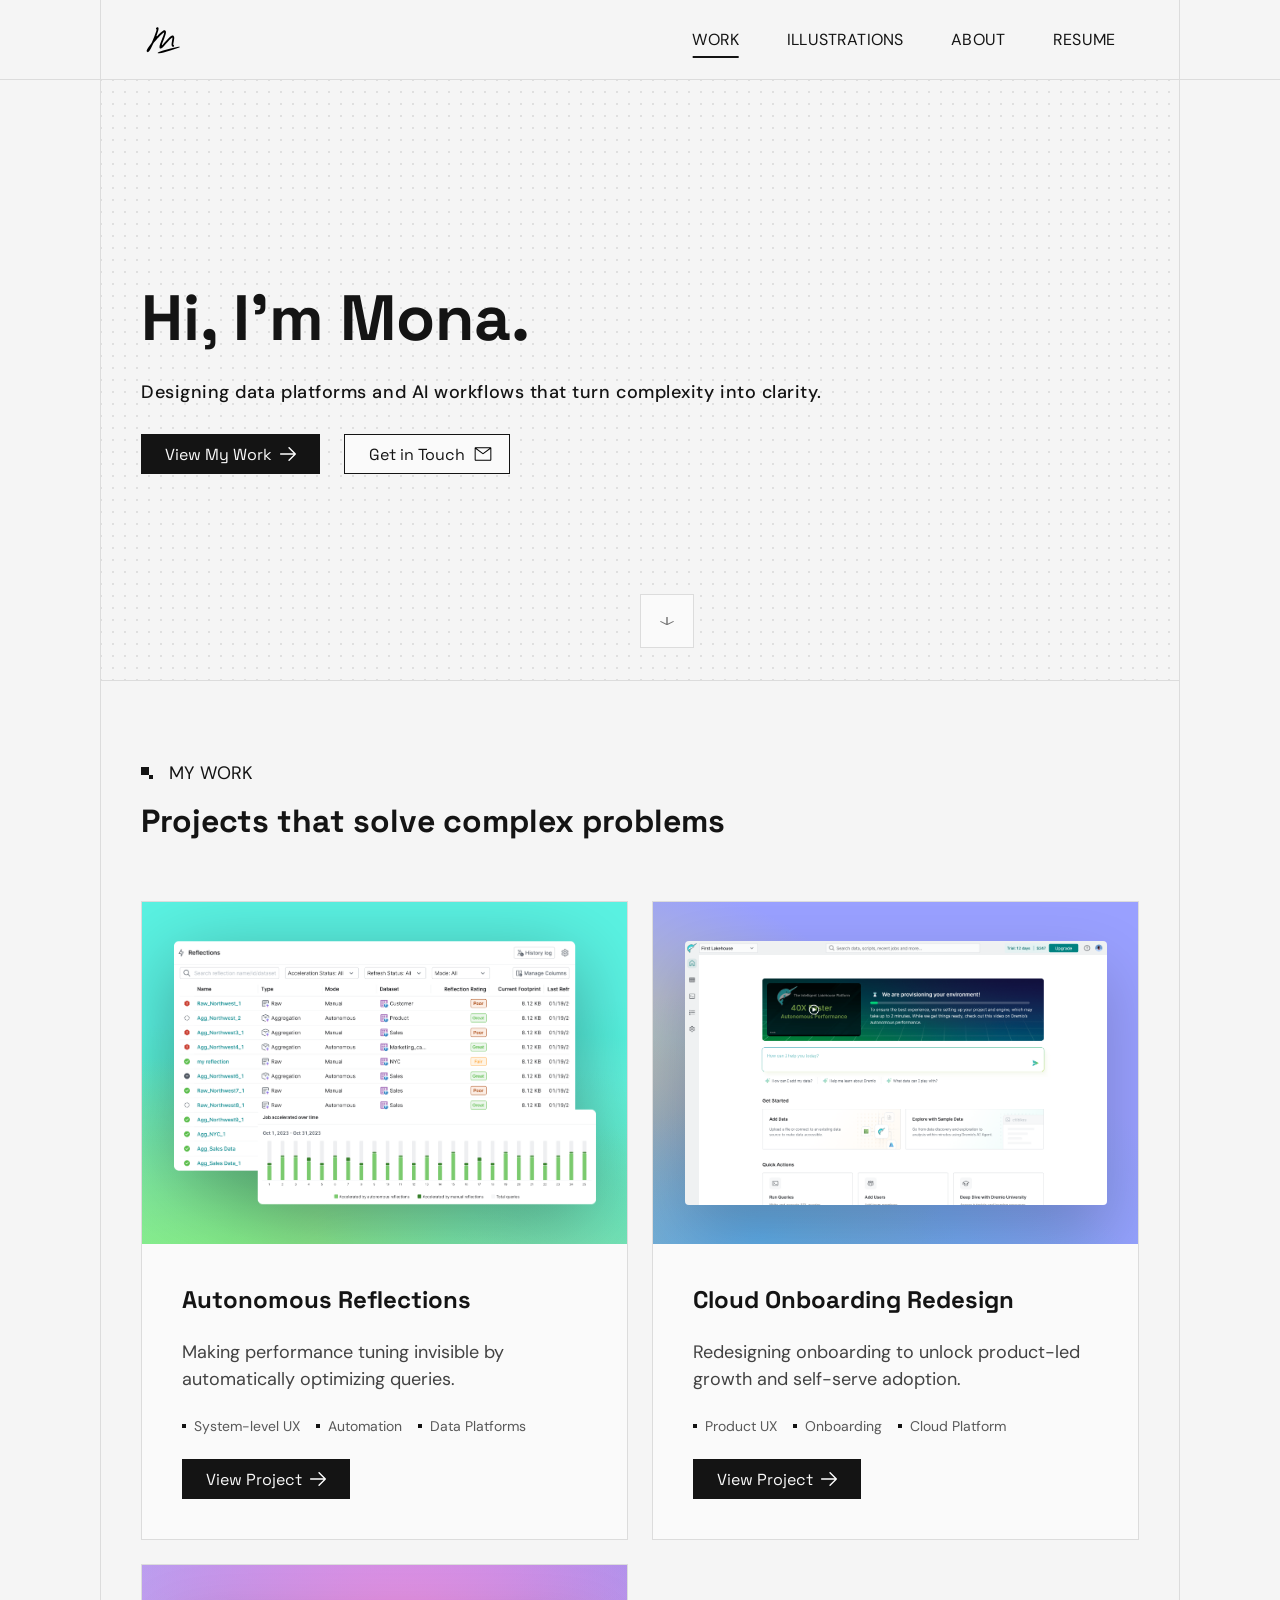
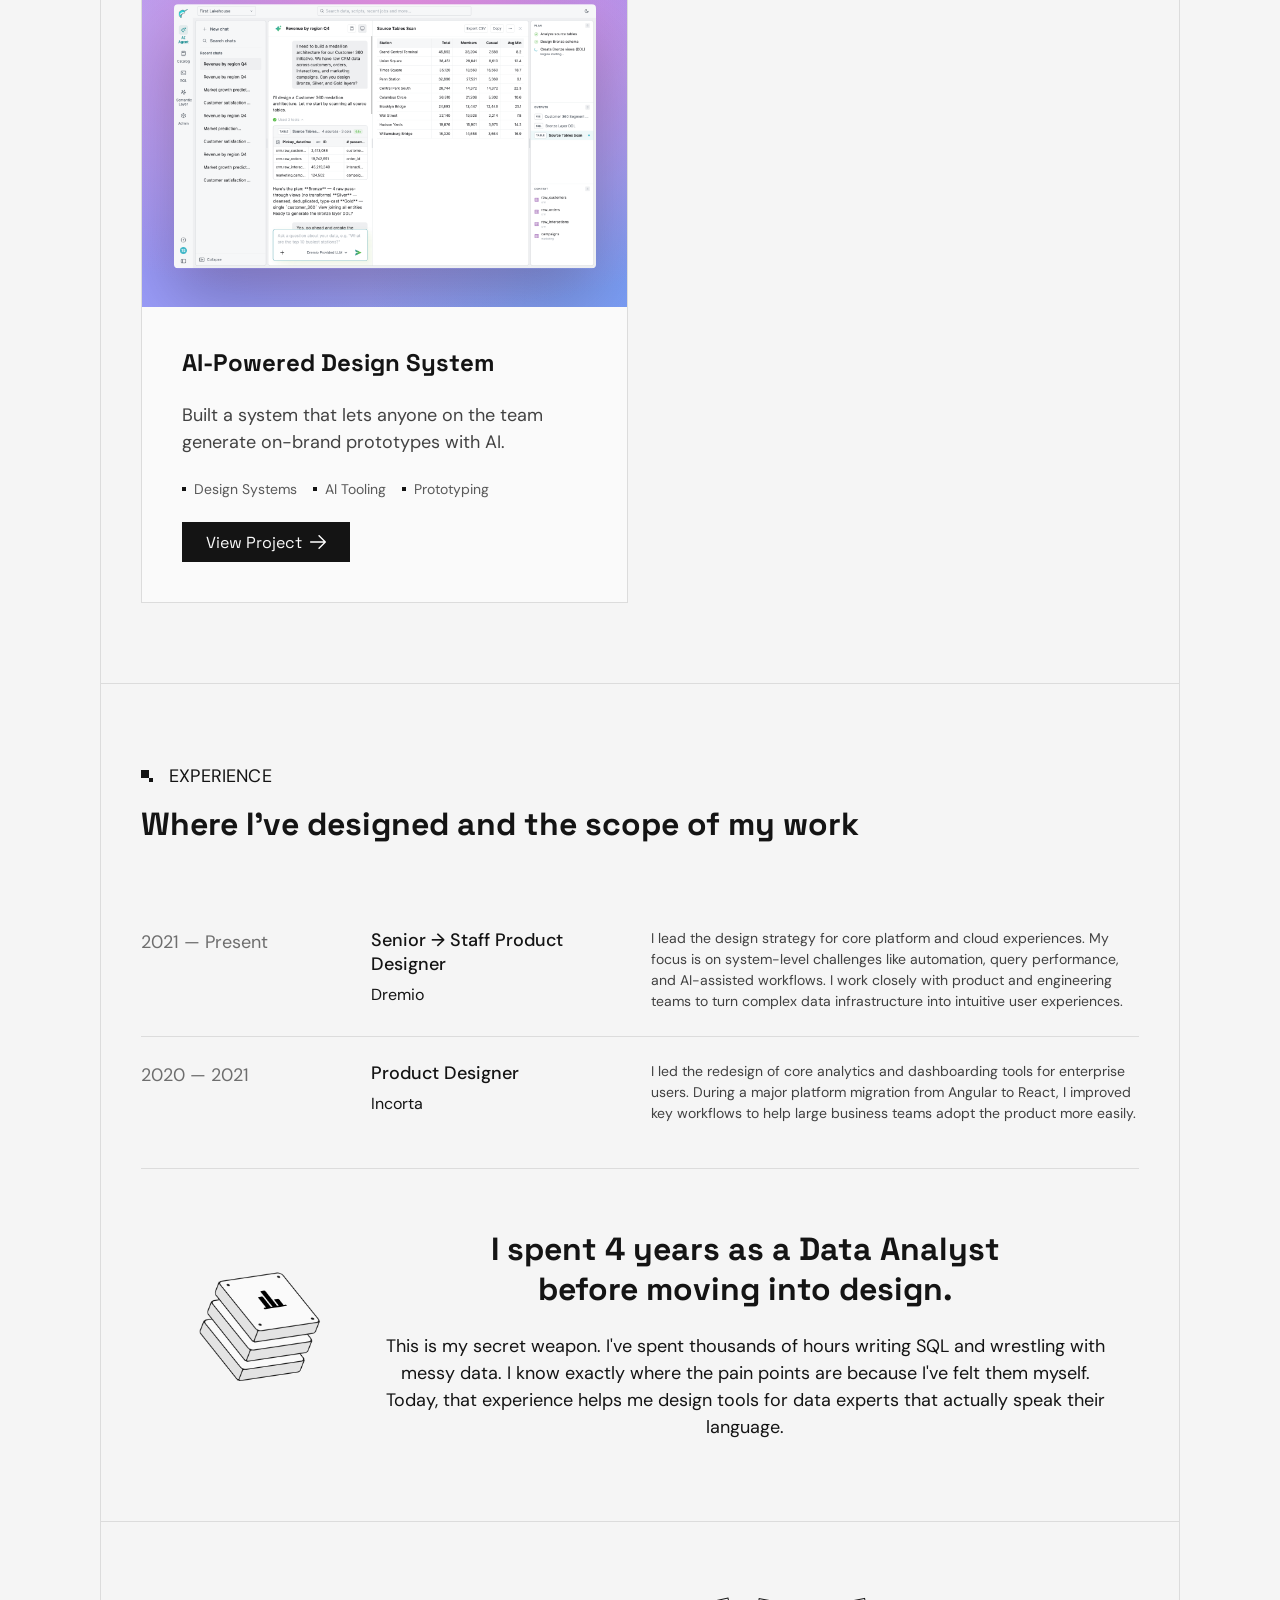
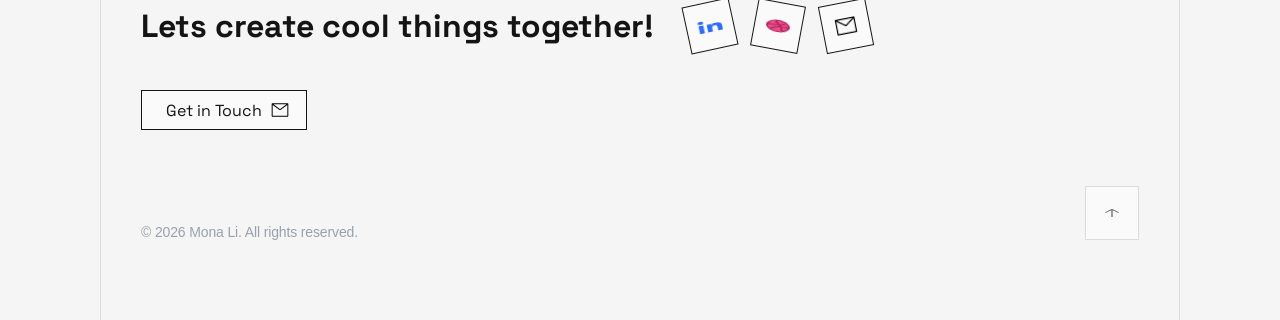
<file: index.html>
<!DOCTYPE html>
<html lang="en">
<head>
  <meta charset="UTF-8" />
  <meta name="viewport" content="width=device-width, initial-scale=1.0" />
  <title>Mona Li — UX Designer</title>
  <link rel="icon" href="logo.svg" type="image/svg+xml">
  <link rel="stylesheet" href="styles.css" />
</head>
<body>

  <!-- HEADER -->
  <header class="site-header" id="site-header">
    <div class="header-inner">
      <a href="index.html" class="logo" aria-label="Mona Li — Home">
        <img src="logo.svg" alt="Mona Li" />
      </a>
      <nav class="site-nav" id="site-nav" aria-label="Primary navigation">
        <a href="#my-work" class="nav-item active" data-work-nav>Work</a>
        <a href="illustrations.html" class="nav-item">Illustrations</a>
        <a href="about.html" class="nav-item">About</a>
        <a href="https://drive.google.com/file/d/1i2DDwByd_LL00KW6QtQhn_m_IWqm0XyB/view?usp=sharing" target="_blank" class="nav-item">Resume</a>
      </nav>
      <button class="nav-hamburger" id="nav-hamburger" aria-label="Toggle navigation" aria-expanded="false">
        <span></span><span></span><span></span>
      </button>
    </div>
  </header>

  <!-- HERO -->
  <section class="hero" id="hero">
    <div class="hero-inner">
      <canvas class="hero-canvas" id="hero-canvas"></canvas>
      <h1>Hi, I'm Mona.</h1>
      <div class="hero-text">
        <p class="hero-subtitle">Designing data platforms and AI workflows that turn complexity into clarity.</p>
      </div>
      <div class="hero-buttons">
        <button class="btn-primary" onclick="scrollToWork()">
          View My Work
          <img src="icon-arrow-right-white.svg" alt="" />
        </button>
        <a href="mailto:monali14520@gmail.com" class="btn-secondary">
          Get in Touch
          <img src="email-icon.svg" alt="" style="width:20px;height:20px;" />
        </a>
      </div>
      <button class="scroll-btn" onclick="scrollToWork()" aria-label="Scroll to work">
        <img src="icon-arrow-down.svg" alt="" />
      </button>
    </div>
  </section>

  <!-- MY WORK -->
  <section id="my-work" class="work-section">
    <div class="work-inner">
      <div>
        <div class="section-label">
          <span class="section-label-mark" aria-hidden="true"></span>
          <span class="section-label-text">MY WORK</span>
        </div>
        <h2>Projects that solve complex problems</h2>
      </div>

      <div class="projects-grid">
        <!-- Card 1: Autonomous Reflections -->
        <a href="autonomous-reflections.html" class="project-card">
          <div class="card-img-wrap card-img-green">
            <img src="card-ar.png" alt="Autonomous Reflections project preview" />
          </div>
          <div class="card-body">
            <h3>Autonomous Reflections</h3>
            <p>Making performance tuning invisible by automatically optimizing queries.</p>
            <div class="card-tags">
              <span class="card-tag">System-level UX</span>
              <span class="card-tag">Automation</span>
              <span class="card-tag">Data Platforms</span>
            </div>
            <span class="card-btn">
              View Project
              <img src="icon-arrow-right-white.svg" alt="" />
            </span>
          </div>
        </a>

        <!-- Card 2: Cloud Onboarding -->
        <a href="cloud-onboarding.html" class="project-card">
          <div class="card-img-wrap card-img-purple">
            <img src="card-onboarding.png" alt="Cloud Onboarding project preview" />
          </div>
          <div class="card-body">
            <h3>Cloud Onboarding Redesign</h3>
            <p>Redesigning onboarding to unlock product-led growth and self-serve adoption.</p>
            <div class="card-tags">
              <span class="card-tag">Product UX</span>
              <span class="card-tag">Onboarding</span>
              <span class="card-tag">Cloud Platform</span>
            </div>
            <span class="card-btn">
              View Project
              <img src="icon-arrow-right-white.svg" alt="" />
            </span>
          </div>
        </a>


        <!-- Card 3: AI Design System -->
        <a href="ai-design-system.html" class="project-card">
          <div class="card-img-wrap card-img-ai">
            <img src="card-ai-ds.png" alt="AI-Powered Design System project preview" />
          </div>
          <div class="card-body">
            <h3>AI-Powered Design System</h3>
            <p>Built a system that lets anyone on the team generate on-brand prototypes with AI.</p>
            <div class="card-tags">
              <span class="card-tag">Design Systems</span>
              <span class="card-tag">AI Tooling</span>
              <span class="card-tag">Prototyping</span>
            </div>
            <span class="card-btn">
              View Project
              <img src="icon-arrow-right-white.svg" alt="" />
            </span>
          </div>
        </a>

      </div>
    </div>
  </section>

  <!-- EXPERIENCE -->
  <section id="experience" class="exp-section">
    <div class="exp-inner">
      <div>
        <div class="section-label">
          <span class="section-label-mark" aria-hidden="true"></span>
          <span class="section-label-text">EXPERIENCE</span>
        </div>
        <h2>Where I've designed and the scope of my work</h2>
      </div>

      <div class="exp-list">
        <div class="exp-row">
          <div class="exp-date">2021 — Present</div>
          <div class="exp-role-col">
            <span class="exp-title">Senior → Staff Product Designer</span>
            <span class="exp-company">Dremio</span>
          </div>
          <p class="exp-desc">I lead the design strategy for core platform and cloud experiences. My focus is on system-level challenges like automation, query performance, and AI-assisted workflows. I work closely with product and engineering teams to turn complex data infrastructure into intuitive user experiences.</p>
        </div>

        <div class="exp-row">
          <div class="exp-date">2020 — 2021</div>
          <div class="exp-role-col">
            <span class="exp-title">Product Designer</span>
            <span class="exp-company">Incorta</span>
          </div>
          <p class="exp-desc">I led the redesign of core analytics and dashboarding tools for enterprise users. During a major platform migration from Angular to React, I improved key workflows to help large business teams adopt the product more easily.</p>
        </div>
      </div>

      <!-- Analyst callout box -->
      <div class="analyst-box">
        <div class="analyst-box-bg"></div>
        <!-- Stacked notebooks illustration -->
        <img src="Frame 1261153559.png" alt="" class="analyst-notebooks" aria-hidden="true" />
        <div class="analyst-box-content">
          <h3>I spent 4 years as a Data Analyst
before moving into design.</h3>
          <p>This is my secret weapon. I've spent thousands of hours writing SQL and wrestling with messy data. I know exactly where the pain points are because I've felt them myself. Today, that experience helps me design tools for data experts that actually speak their language.</p>
        </div>
      </div>
    </div>
  </section>

  <!-- FOOTER -->
  <footer class="site-footer">
    <div class="footer-inner">
      <div class="footer-top">
        <div class="footer-heading-row">
          <h2 class="footer-heading">Lets create cool things together!</h2>
          <div class="footer-socials">
            <a href="https://www.linkedin.com/in/mona-li/?locale=en_US" target="_blank" class="social-btn" aria-label="LinkedIn">
              <img src="icon-linkedin.svg" alt="LinkedIn" />
            </a>
            <a href="https://dribbble.com/mona-li" target="_blank" class="social-btn" aria-label="Dribbble">
              <img src="icon-dribbble.svg" alt="Dribbble" />
            </a>
            <a href="mailto:monali14520@gmail.com" class="social-btn" aria-label="Email">
              <img src="email-icon.svg" alt="Email" />
            </a>
          </div>
        </div>
        <div class="footer-cta-row">
          <a href="mailto:monali14520@gmail.com" class="footer-cta">
            Get in Touch
            <img src="email-icon.svg" alt="" style="width:20px;height:20px;" />
          </a>
        </div>
      </div>

      <div class="footer-bottom">
        <p class="footer-copy">© 2026 Mona Li. All rights reserved.</p>
      </div>

      <button class="scroll-up-btn" onclick="scrollToTop()" aria-label="Scroll to top">
        <img src="icon-arrow-up.svg" alt="" />
      </button>
    </div>
  </footer>

  <script>
    function scrollToWork() {
      document.getElementById('my-work').scrollIntoView({behavior:'smooth'});
    }
    function scrollToTop() {
      window.scrollTo({top:0, behavior:'smooth'});
    }
    // Header shadow on scroll
    const hdr = document.getElementById('site-header');
    window.addEventListener('scroll', () => {
      hdr.style.boxShadow = window.scrollY > 10 ? '0 2px 20px rgba(0,0,0,0.06)' : '';
    });
    // Work nav: if on this page scroll, otherwise navigate
    document.querySelector('[data-work-nav]').addEventListener('click', e => {
      e.preventDefault();
      scrollToWork();
    });
    // Hamburger menu
    const hamburger = document.getElementById('nav-hamburger');
    const siteNav = document.getElementById('site-nav');
    hamburger.addEventListener('click', () => {
      const isOpen = siteNav.classList.toggle('open');
      hamburger.classList.toggle('open', isOpen);
      hamburger.setAttribute('aria-expanded', isOpen);
    });
    siteNav.querySelectorAll('.nav-item').forEach(item => {
      item.addEventListener('click', () => {
        siteNav.classList.remove('open');
        hamburger.classList.remove('open');
        hamburger.setAttribute('aria-expanded', false);
      });
    });

    // --- Interactive hero dot grid with ripple (batched + offscreen) ---
    (function() {
      const canvas = document.getElementById('hero-canvas');
      const ctx    = canvas.getContext('2d');
      const SPACING    = 12;      // denser grid
      const R_BASE     = 1;
      const R_MAX      = 1.7;
      const WAVE_SPEED = 220;     // px/s
      const WAVE_LIFE  = 2000;    // ms
      const BUCKETS    = 8;       // opacity batching levels
      const ripples = [];
      let lastRipple = 0;
      let animating  = false;

      // Offscreen canvas — static dots drawn once per resize
      const off    = document.createElement('canvas');
      const offCtx = off.getContext('2d');

      function buildStatic() {
        off.width  = canvas.width;
        off.height = canvas.height;
        offCtx.clearRect(0, 0, off.width, off.height);
        const cols = Math.ceil(off.width  / SPACING) + 1;
        const rows = Math.ceil(off.height / SPACING) + 1;
        offCtx.beginPath();
        for (let r = 0; r < rows; r++) {
          for (let c = 0; c < cols; c++) {
            const x = c * SPACING, y = r * SPACING;
            offCtx.moveTo(x + R_BASE, y);
            offCtx.arc(x, y, R_BASE, 0, Math.PI * 2);
          }
        }
        offCtx.fillStyle = 'rgba(20,20,20,0.12)';
        offCtx.fill();
      }

      function resize() {
        canvas.width  = canvas.offsetWidth;
        canvas.height = canvas.offsetHeight;
        buildStatic();
        if (!animating) {
          ctx.clearRect(0, 0, canvas.width, canvas.height);
          ctx.drawImage(off, 0, 0);
        }
      }
      resize();
      window.addEventListener('resize', resize);

      canvas.parentElement.addEventListener('mousemove', (e) => {
        const now = performance.now();
        if (now - lastRipple < 50) return;
        lastRipple = now;
        const rect = canvas.getBoundingClientRect();
        ripples.push({ x: e.clientX - rect.left, y: e.clientY - rect.top, t: now });
        if (ripples.length > 8) ripples.shift();
        if (!animating) { animating = true; requestAnimationFrame(draw); }
      });

      function draw(now) {
        // Prune dead ripples
        for (let i = ripples.length - 1; i >= 0; i--) {
          if (now - ripples[i].t > WAVE_LIFE) ripples.splice(i, 1);
        }

        // Blit static frame
        ctx.clearRect(0, 0, canvas.width, canvas.height);
        ctx.drawImage(off, 0, 0);

        if (ripples.length === 0) { animating = false; return; }

        const cols = Math.ceil(canvas.width  / SPACING) + 1;
        const rows = Math.ceil(canvas.height / SPACING) + 1;

        // Build one Path2D per opacity bucket — reduces fill calls to BUCKETS
        const paths = Array.from({ length: BUCKETS }, () => new Path2D());

        for (let r = 0; r < rows; r++) {
          for (let c = 0; c < cols; c++) {
            const x = c * SPACING, y = r * SPACING;

            let inf = 0;
            for (const rpl of ripples) {
              const age   = (now - rpl.t) / 1000;
              const front = age * WAVE_SPEED;
              const dist  = Math.hypot(x - rpl.x, y - rpl.y);
              const delta = dist - front;
              const decay = Math.exp(-age * 1.2);
              const w     = Math.exp(-(delta * delta) / 280) * decay;
              if (w > inf) inf = w;
            }

            if (inf < 0.015) continue;

            const bi     = Math.min(BUCKETS - 1, Math.floor(inf * BUCKETS));
            const radius = R_BASE + inf * (R_MAX - R_BASE);
            paths[bi].moveTo(x + radius, y);
            paths[bi].arc(x, y, radius, 0, Math.PI * 2);
          }
        }

        // One fill call per bucket
        for (let i = 0; i < BUCKETS; i++) {
          const inf = (i + 0.5) / BUCKETS;
          ctx.fillStyle = `rgba(20,20,20,${(0.12 + inf * 0.38).toFixed(2)})`;
          ctx.fill(paths[i]);
        }

        requestAnimationFrame(draw);
      }
    })();
  </script>
  <script src="animations.js"></script>
</body>
</html>
</file>
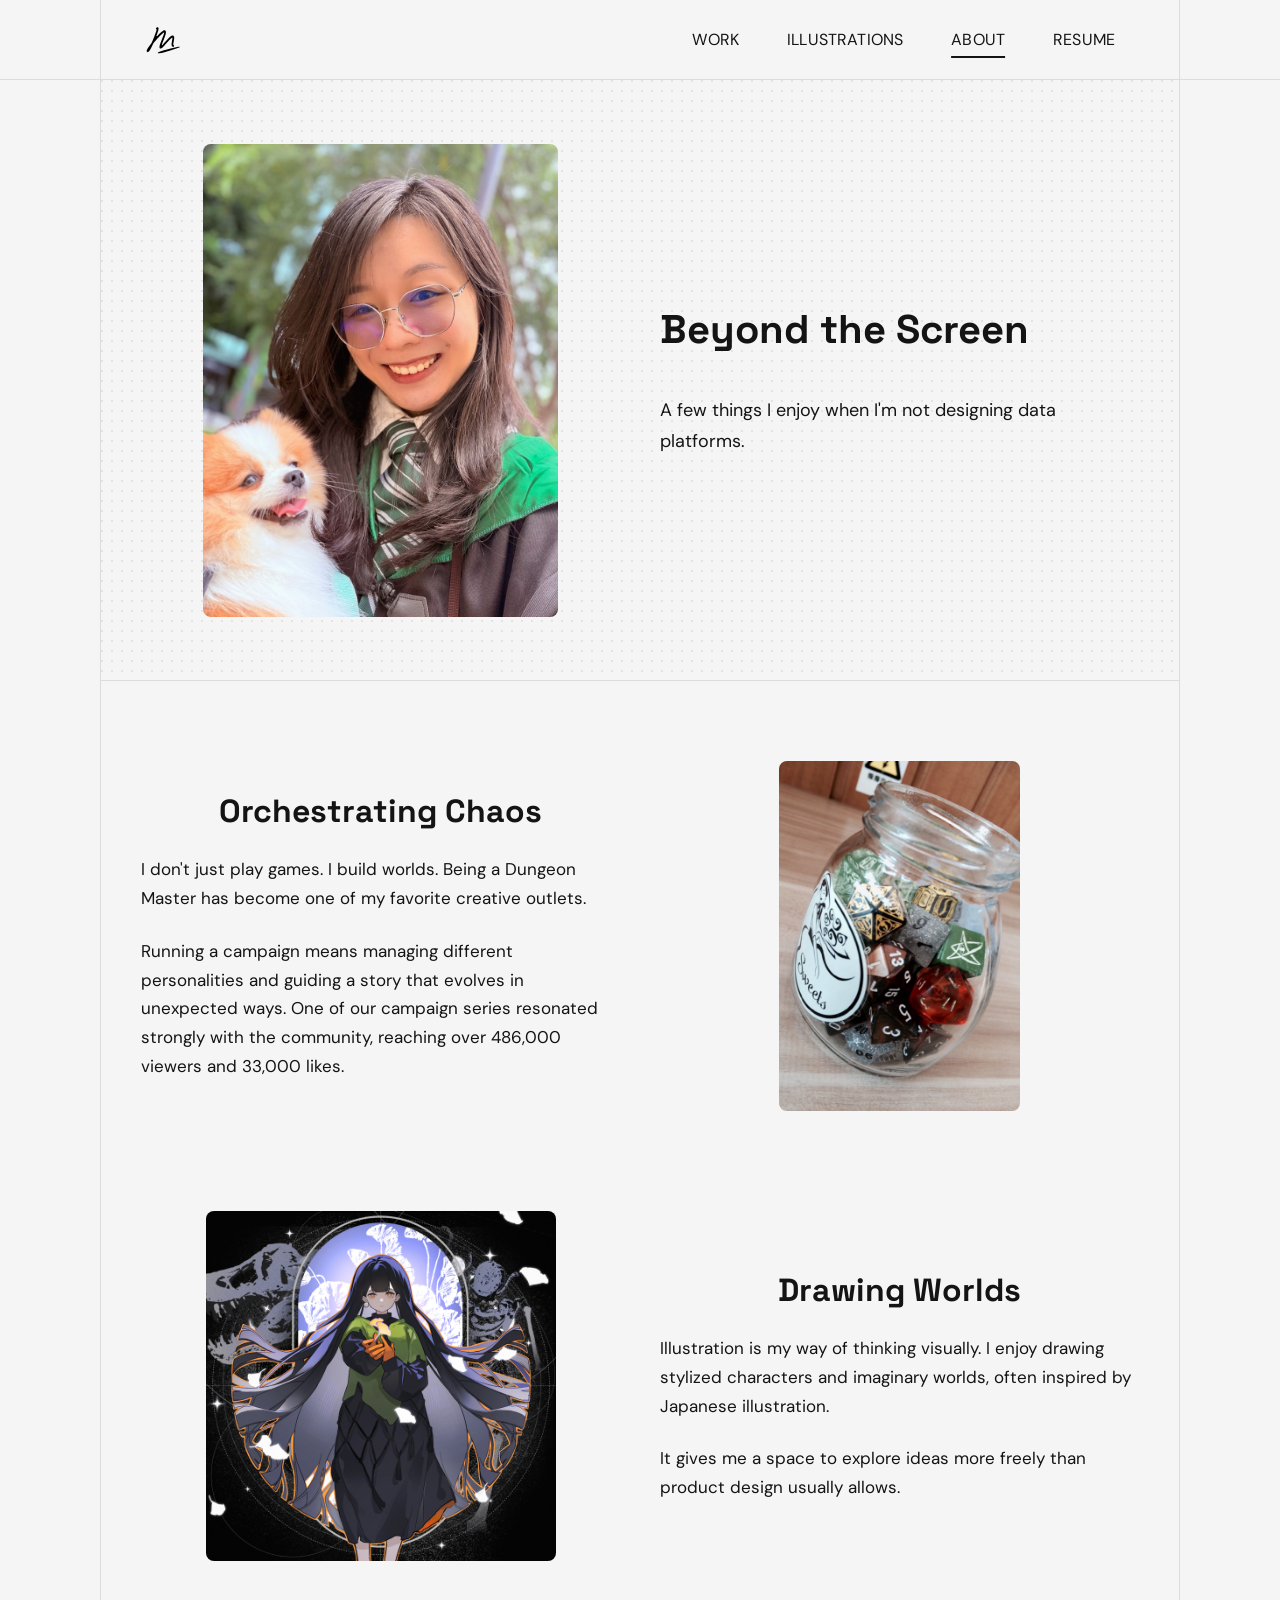
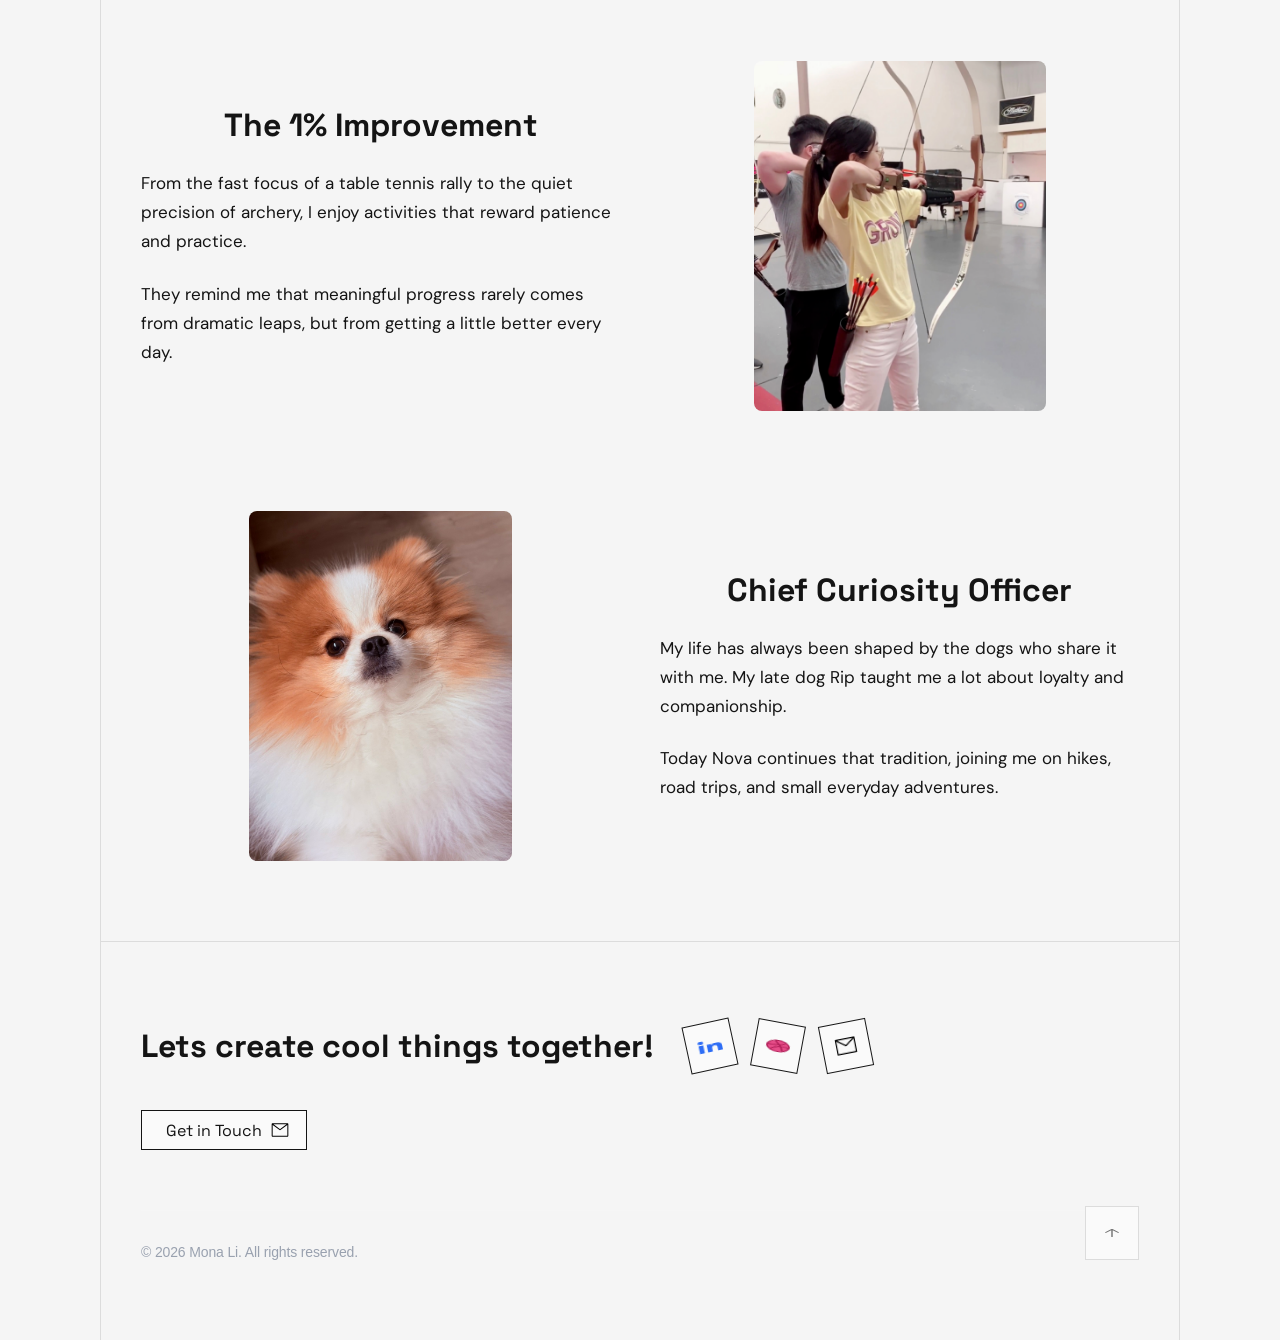
<file: about.html>
<!DOCTYPE html>
<html lang="en">
<head>
  <meta charset="UTF-8" />
  <meta name="viewport" content="width=device-width, initial-scale=1.0" />
  <title>About — Mona Li</title>
  <link rel="icon" href="logo.svg" type="image/svg+xml">
  <link rel="stylesheet" href="styles.css" />
</head>
<body>

  <!-- HEADER -->
  <header class="site-header" id="site-header">
    <div class="header-inner">
      <a href="index.html" class="logo" aria-label="Mona Li — Home">
        <img src="logo.svg" alt="Mona Li" />
      </a>
      <nav class="site-nav" id="site-nav" aria-label="Primary navigation">
        <a href="index.html#my-work" class="nav-item">Work</a>
        <a href="illustrations.html" class="nav-item">Illustrations</a>
        <a href="about.html" class="nav-item active">About</a>
        <a href="https://drive.google.com/file/d/1i2DDwByd_LL00KW6QtQhn_m_IWqm0XyB/view?usp=sharing" target="_blank" class="nav-item">Resume</a>
      </nav>
      <button class="nav-hamburger" id="nav-hamburger" aria-label="Toggle navigation" aria-expanded="false">
        <span></span><span></span><span></span>
      </button>
    </div>
  </header>

  <!-- ABOUT HERO -->
  <section class="about-hero">
    <div class="about-hero-inner">
      <div class="about-hero-photo">
        <img src="about-portrait.jpg" alt="Mona Li" />
      </div>
      <div class="about-hero-text">
        <h1>Beyond the Screen</h1>
        <p>A few things I enjoy when I'm not designing data platforms.</p>
      </div>
    </div>
  </section>

  <!-- ABOUT CONTENT ROWS -->
  <div class="about-content">

    <!-- Row 1: Orchestrating Chaos -->
    <div class="about-row">
      <div class="about-row-text">
        <h2>Orchestrating Chaos</h2>
        <p>I don't just play games. I build worlds. Being a Dungeon Master has become one of my favorite creative outlets.</p>
        <p>Running a campaign means managing different personalities and guiding a story that evolves in unexpected ways. One of our campaign series resonated strongly with the community, reaching over 486,000 viewers and 33,000 likes.</p>
      </div>
      <div class="about-row-image">
        <img src="about-dnd.jpg" alt="Dice jar for D&amp;D" style="width:241px;height:350px;" />
      </div>
    </div>

    <!-- Row 2: Drawing Worlds -->
    <div class="about-row reverse">
      <div class="about-row-text">
        <h2>Drawing Worlds</h2>
        <p>Illustration is my way of thinking visually. I enjoy drawing stylized characters and imaginary worlds, often inspired by Japanese illustration.</p>
        <p>It gives me a space to explore ideas more freely than product design usually allows.</p>
      </div>
      <div class="about-row-image">
        <img src="about-drawing.png" alt="Illustration artwork" style="width:350px;height:350px;" />
      </div>
    </div>

    <!-- Row 3: The 1% Improvement -->
    <div class="about-row">
      <div class="about-row-text">
        <h2>The 1% Improvement</h2>
        <p>From the fast focus of a table tennis rally to the quiet precision of archery, I enjoy activities that reward patience and practice.</p>
        <p>They remind me that meaningful progress rarely comes from dramatic leaps, but from getting a little better every day.</p>
      </div>
      <div class="about-row-image">
        <img src="about-archery.png" alt="Sports and fitness" style="width:292px;height:350px;" />
      </div>
    </div>

    <!-- Row 4: Chief Curiosity Officer -->
    <div class="about-row reverse">
      <div class="about-row-text">
        <h2>Chief Curiosity Officer</h2>
        <p>My life has always been shaped by the dogs who share it with me. My late dog Rip taught me a lot about loyalty and companionship.</p>
        <p>Today Nova continues that tradition, joining me on hikes, road trips, and small everyday adventures.</p>
      </div>
      <div class="about-row-image">
        <img src="about-dog.jpg" alt="Mona's dog" style="width:263px;height:350px;" />
      </div>
    </div>

  </div>

  <!-- FOOTER -->
  <footer class="site-footer">
    <div class="footer-inner">
      <div class="footer-top">
        <div class="footer-heading-row">
          <h2 class="footer-heading">Lets create cool things together!</h2>
          <div class="footer-socials">
            <a href="https://www.linkedin.com/in/mona-li/?locale=en_US" target="_blank" class="social-btn" aria-label="LinkedIn">
              <img src="icon-linkedin.svg" alt="LinkedIn" />
            </a>
            <a href="https://dribbble.com/mona-li" target="_blank" class="social-btn" aria-label="Dribbble">
              <img src="icon-dribbble.svg" alt="Dribbble" />
            </a>
            <a href="mailto:monali14520@gmail.com" class="social-btn" aria-label="Email">
              <img src="email-icon.svg" alt="Email" />
            </a>
          </div>
        </div>
        <div class="footer-cta-row">
          <a href="mailto:monali14520@gmail.com" class="footer-cta">
            Get in Touch
            <img src="email-icon.svg" alt="" style="width:20px;height:20px;" />
          </a>
        </div>
      </div>

      <div class="footer-bottom">
        <p class="footer-copy">© 2026 Mona Li. All rights reserved.</p>
      </div>

      <button class="scroll-up-btn" onclick="window.scrollTo({top:0,behavior:'smooth'})" aria-label="Scroll to top">
        <img src="icon-arrow-up.svg" alt="" />
      </button>
    </div>
  </footer>

  <script>
    // Header shadow on scroll
    const header = document.getElementById('site-header');
    window.addEventListener('scroll', () => {
      header.style.boxShadow = window.scrollY > 10 ? '0 2px 20px rgba(0,0,0,0.06)' : '';
    });
    // Hamburger menu
    const hamburger = document.getElementById('nav-hamburger');
    const siteNav = document.getElementById('site-nav');
    hamburger.addEventListener('click', () => {
      const isOpen = siteNav.classList.toggle('open');
      hamburger.classList.toggle('open', isOpen);
      hamburger.setAttribute('aria-expanded', isOpen);
    });
    siteNav.querySelectorAll('.nav-item').forEach(item => {
      item.addEventListener('click', () => {
        siteNav.classList.remove('open');
        hamburger.classList.remove('open');
        hamburger.setAttribute('aria-expanded', false);
      });
    });
  </script>
  <script src="animations.js"></script>
</body>
</html>
</file>
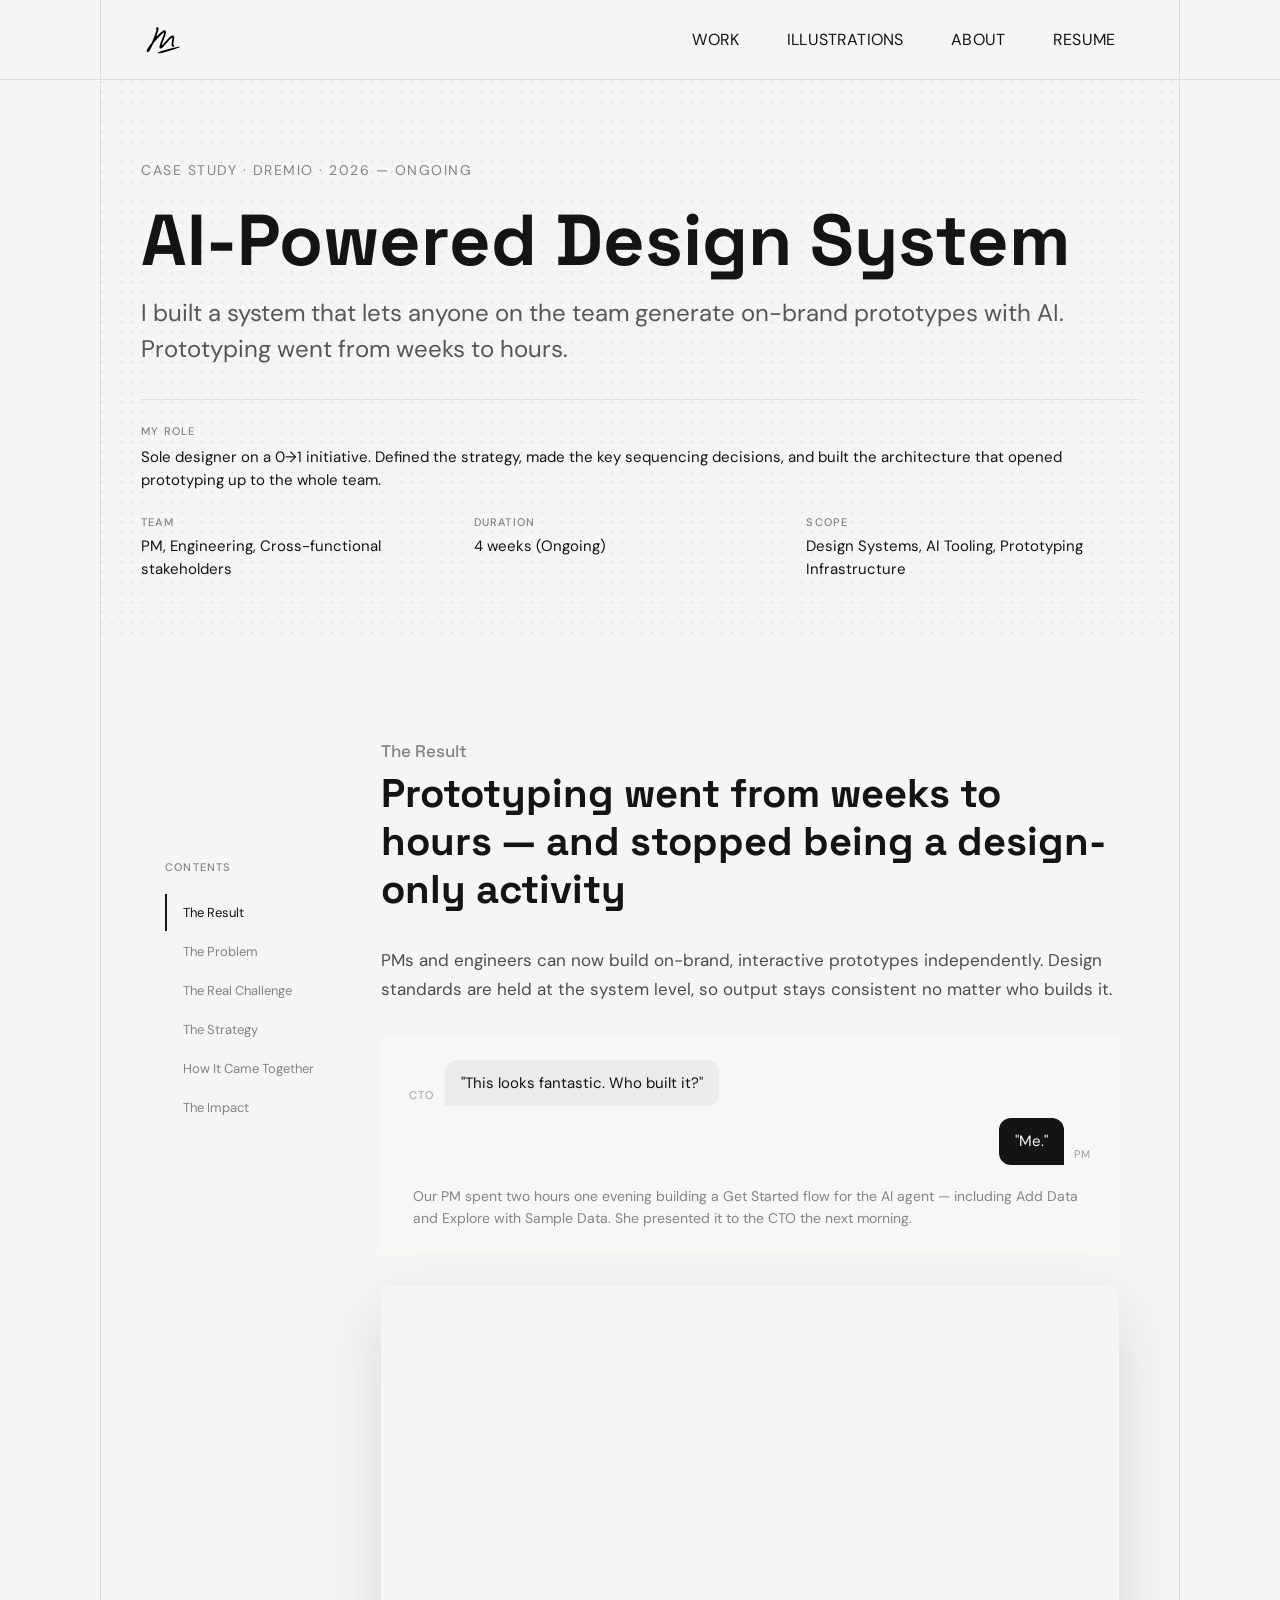
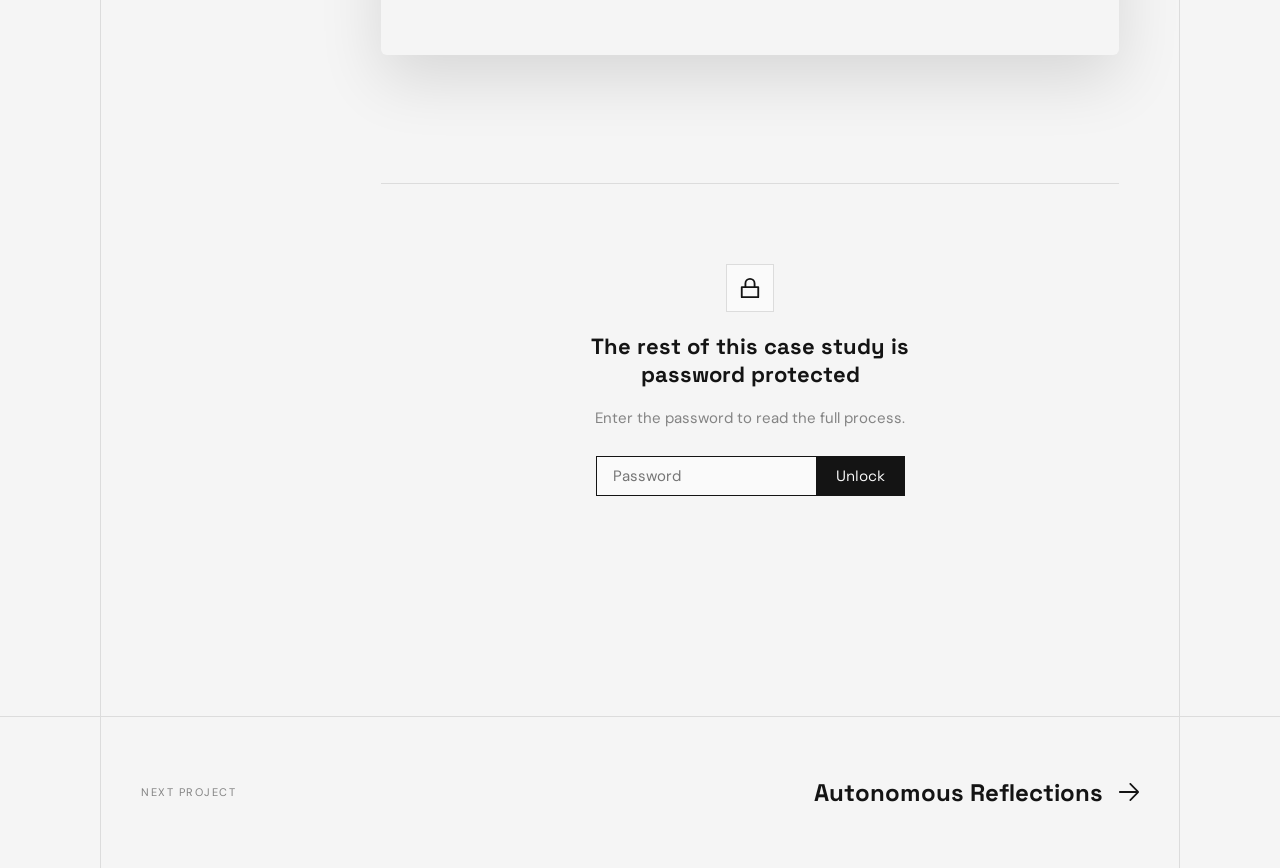
<file: ai-design-system.html>
<!DOCTYPE html>
<html lang="en">
<head>
  <meta charset="UTF-8" />
  <meta name="viewport" content="width=device-width, initial-scale=1.0" />
  <title>AI-Powered Design System — Mona Li</title>
  <link rel="icon" href="logo.svg" type="image/svg+xml">
  <link rel="stylesheet" href="styles.css" />
</head>
<body>

  <!-- HEADER -->
  <header class="site-header" id="site-header">
    <div class="header-inner">
      <a href="index.html" class="logo">
        <img src="logo.svg" alt="Mona Li" />
      </a>
      <nav class="site-nav" id="site-nav" aria-label="Primary navigation">
        <a href="index.html#my-work" class="nav-item">Work</a>
        <a href="illustrations.html" class="nav-item">Illustrations</a>
        <a href="about.html" class="nav-item">About</a>
        <a href="https://drive.google.com/file/d/1i2DDwByd_LL00KW6QtQhn_m_IWqm0XyB/view?usp=sharing" target="_blank" class="nav-item">Resume</a>
      </nav>
      <button class="nav-hamburger" id="nav-hamburger" aria-label="Toggle navigation" aria-expanded="false">
        <span></span><span></span><span></span>
      </button>
    </div>
  </header>

  <main>
    <!-- CASE HERO -->
    <section class="case-hero">
      <div class="case-hero-inner">
        <p class="case-meta-label">Case Study · Dremio · 2026 — Ongoing</p>
        <h1 class="case-hero-title">AI-Powered Design System</h1>
        <p class="case-hero-subtitle">I built a system that lets anyone on the team generate on-brand prototypes with AI. Prototyping went from weeks to hours.</p>

        <div class="case-meta-row">
          <div class="case-meta-role">
            <span class="case-meta-key">My Role</span>
            <span class="case-meta-val">Sole designer on a 0→1 initiative. Defined the strategy, made the key sequencing decisions, and built the architecture that opened prototyping up to the whole team.</span>
          </div>
          <div class="case-meta-details">
            <div class="case-meta-item">
              <span class="case-meta-key">Team</span>
              <span class="case-meta-val">PM, Engineering, Cross-functional stakeholders</span>
            </div>
            <div class="case-meta-item">
              <span class="case-meta-key">Duration</span>
              <span class="case-meta-val">4 weeks (Ongoing)</span>
            </div>
            <div class="case-meta-item">
              <span class="case-meta-key">Scope</span>
              <span class="case-meta-val">Design Systems, AI Tooling, Prototyping Infrastructure</span>
            </div>
          </div>
        </div>
      </div>
    </section>

    <!-- CASE LAYOUT: TOC + CONTENT -->
    <div class="case-layout">
      <aside class="case-toc" id="case-toc">
        <p class="toc-label">Contents</p>
        <nav class="toc-nav">
          <a href="#result"    class="toc-item active" data-section="result">The Result</a>
          <a href="#problem"   class="toc-item" data-section="problem">The Problem</a>
          <a href="#challenge" class="toc-item" data-section="challenge">The Real Challenge</a>
          <a href="#strategy"  class="toc-item" data-section="strategy">The Strategy</a>
          <a href="#together"  class="toc-item" data-section="together">How It Came Together</a>
          <a href="#impact"    class="toc-item" data-section="impact">The Impact</a>
        </nav>
      </aside>

      <div class="case-content">

        <!-- THE RESULT -->
        <section class="case-section" id="result">
          <p class="section-eyebrow">The Result</p>
          <h2 class="section-heading">Prototyping went from weeks to hours — and stopped being a design-only activity</h2>
          <div class="section-body">
            <p>PMs and engineers can now build on-brand, interactive prototypes independently. Design standards are held at the system level, so output stays consistent no matter who builds it.</p>
          </div>

          <!-- CTO moment conversation -->
          <div class="cto-moment">
            <div class="cto-message cto-message--left">
              <span class="cto-label">CTO</span>
              <div class="cto-bubble cto-bubble--left">"This looks fantastic. Who built it?"</div>
            </div>
            <div class="cto-message cto-message--right">
              <div class="cto-bubble cto-bubble--right">"Me."</div>
              <span class="cto-label">PM</span>
            </div>
            <p class="cto-context">Our PM spent two hours one evening building a Get Started flow for the AI agent — including Add Data and Explore with Sample Data. She presented it to the CTO the next morning.</p>
          </div>

          <div class="case-image-block">
            <video
              src="ai-result-demo.mp4?v=5"
              autoplay
              muted
              loop
              playsinline
              style="width:100%;display:block;border-radius:6px;box-shadow:0 24px 64px rgba(0,0,0,0.12);"
            ></video>
          </div>
        </section>

        <!-- PASSWORD GATE -->
        <div class="pw-gate" id="pw-gate">
          <div class="pw-gate-icon">
            <svg viewBox="0 0 24 24" fill="none" stroke="currentColor" stroke-width="2" stroke-linecap="round" stroke-linejoin="round">
              <rect x="3" y="11" width="18" height="11" rx="0"/>
              <path d="M7 11V7a5 5 0 0 1 10 0v4"/>
            </svg>
          </div>
          <h3>The rest of this case study is password protected</h3>
          <p>Enter the password to read the full process.</p>
          <div class="pw-form">
            <input type="password" class="pw-input" id="pw-input" placeholder="Password" autocomplete="off" />
            <button class="pw-submit" id="pw-submit">Unlock</button>
          </div>
          <p class="pw-error" id="pw-error">Incorrect password. Try again.</p>
        </div>

        <!-- LOCKED CONTENT -->
        <div class="locked-content" id="locked-content">

        <!-- THE PROBLEM -->
        <section class="case-section" id="problem">
          <p class="section-eyebrow">The Problem</p>
          <h2 class="section-heading">Demand for prototypes consistently outpaced what design could produce</h2>
          <div class="section-body">
            <p>As Dremio's AI agent work accelerated, bringing AI into the workflow seemed like the obvious fix. But early attempts produced output that was visually inconsistent and hard to build on.</p>
            <p>The AI wasn't the problem. Our design system was. It had been built by a small team who shared an implicit understanding of how everything worked. That knowledge lived in people's heads, not in the system. Component names were inconsistent. Descriptions were almost entirely absent. What worked for humans who already knew the system was unreadable to an AI trying to use it.</p>
          </div>
          <div class="ds-audit">
            <div class="ds-audit-header">
              <div>
                <span class="ds-audit-col-label">Component name in Figma</span>
                <span class="ds-audit-note">From 80+ components — all had similar issues</span>
              </div>
              <span class="ds-audit-col-label">What was missing</span>
            </div>
            <div class="ds-audit-row">
              <div class="ds-audit-name">
                <span class="ds-audit-bullet">●</span>
                <code>left nav</code>
              </div>
              <span class="ds-audit-arrow">→</span>
              <div class="ds-audit-issues">
                <div class="ds-audit-issue">
                  <strong>No description</strong>
                  <span>What does it contain? When should it be used?</span>
                </div>
                <div class="ds-audit-issue">
                  <strong>No variant guide</strong>
                  <span>Expanded vs Collapsed states never documented</span>
                </div>
              </div>
            </div>

            <div class="ds-audit-row">
              <div class="ds-audit-name">
                <span class="ds-audit-bullet">●</span>
                <code>Status pills</code>
              </div>
              <span class="ds-audit-arrow">→</span>
              <div class="ds-audit-issues">
                <div class="ds-audit-issue">
                  <strong>Ambiguous name</strong>
                  <span>"Pills" isn't a Figma convention — hard to search</span>
                </div>
                <div class="ds-audit-issue">
                  <strong>No variant mapping</strong>
                  <span>Which variant maps to which product state?</span>
                </div>
              </div>
            </div>

            <div class="ds-audit-row">
              <div class="ds-audit-name">
                <span class="ds-audit-bullet">●</span>
                <code>radio&amp;checkbox with text</code>
              </div>
              <span class="ds-audit-arrow">→</span>
              <div class="ds-audit-issues">
                <div class="ds-audit-issue">
                  <strong>Inconsistent naming</strong>
                  <span>Doesn't follow Input/ namespace used everywhere else</span>
                </div>
                <div class="ds-audit-issue">
                  <strong>No usage guidance</strong>
                  <span>When to use this vs Input/Radio Button directly?</span>
                </div>
              </div>
            </div>

            <div class="ds-audit-row">
              <div class="ds-audit-name">
                <span class="ds-audit-bullet">●</span>
                <code>Form/ Field</code>
              </div>
              <span class="ds-audit-arrow">→</span>
              <div class="ds-audit-issues">
                <div class="ds-audit-issue">
                  <strong>Incomplete name</strong>
                  <span>"Field" is too generic — the type isn't clear</span>
                </div>
                <div class="ds-audit-issue">
                  <strong>No state documentation</strong>
                  <span>Error, Disabled, Filled states never described</span>
                </div>
              </div>
            </div>

            <div class="ds-audit-row">
              <div class="ds-audit-name">
                <span class="ds-audit-bullet">●</span>
                <code>Scroll Bar</code>
              </div>
              <span class="ds-audit-arrow">→</span>
              <div class="ds-audit-issues">
                <div class="ds-audit-issue">
                  <strong>Inconsistent casing</strong>
                  <span>Title case; every other component uses slash notation</span>
                </div>
                <div class="ds-audit-issue">
                  <strong>No description</strong>
                  <span>Custom or native? No guidance on when to apply it</span>
                </div>
              </div>
            </div>

            <div class="ds-audit-footer">
              <div class="ds-audit-summary">
                <p class="ds-audit-summary-title">Names that only made sense to the people who built the system.</p>
                <p class="ds-audit-summary-sub">No descriptions. No usage context. No variant documentation.</p>
              </div>
              <div class="ds-audit-stats">
                <div class="ds-audit-stat">
                  <span class="ds-audit-stat-num">~80</span>
                  <span class="ds-audit-stat-label">components audited</span>
                </div>
                <div class="ds-audit-stat">
                  <span class="ds-audit-stat-num">0</span>
                  <span class="ds-audit-stat-label">had a written description</span>
                </div>
              </div>
            </div>
          </div>
        </section>

        <!-- THE REAL CHALLENGE -->
        <section class="case-section" id="challenge">
          <p class="section-eyebrow">The Real Challenge</p>
          <h2 class="section-heading">Two problems that had to be solved in order</h2>
          <div class="section-body">
            <p>The first was making the design system legible to AI. Without this, every prototype AI generated would need heavy correction and the effort would never get easier over time.</p>
            <p>The second was harder. Dremio's AI agent UI was still actively changing. Any system we built needed to hold design standards firm while leaving teams room to explore. Too rigid and it would block the experimentation the product needed. Too loose and AI output would drift from our visual language.</p>
          </div>
          <div class="before-after-wrap">
            <div class="before-after" id="beforeAfter">
              <div class="before-after-before">
                <img src="ai-agent-after.png" alt="AI Agent — current version" draggable="false" />
              </div>
              <div class="before-after-after">
                <img src="ai-agent-before.png" alt="AI Agent — earlier version" draggable="false" />
              </div>
              <div class="before-after-divider" id="beforeAfterDivider">
                <div class="before-after-handle">
                  <svg width="18" height="18" viewBox="0 0 18 18" fill="none">
                    <path d="M6 4L2 9L6 14" stroke="white" stroke-width="1.8" stroke-linecap="round" stroke-linejoin="round"/>
                    <path d="M12 4L16 9L12 14" stroke="white" stroke-width="1.8" stroke-linecap="round" stroke-linejoin="round"/>
                  </svg>
                </div>
              </div>
              <span class="before-after-label before-after-label--left">Earlier</span>
              <span class="before-after-label before-after-label--right">Current</span>
            </div>
            <p class="before-after-footnote">The AI Agent UI went through significant structural changes between these two versions. The layout, navigation, and interaction patterns all shifted — which meant any component system built too early would need to be rebuilt from scratch. This is why making the design system legible first, before building on top of it, was the only sequencing that made sense.</p>
          </div>
        </section>

        <!-- THE STRATEGY -->
        <section class="case-section" id="strategy">
          <p class="section-eyebrow">The Strategy</p>
          <h2 class="section-heading">Sequence first, build second</h2>
          <div class="section-body">
            <p>The key decision was sequencing. Building a prototyping system before the underlying library was legible to AI would have meant building on sand. Any output would require constant correction and nothing would get easier over time.</p>
          </div>

          <div class="result-callouts">
            <div class="result-callout">
              <h3>Phase 1 — Make the system readable</h3>
              <p>Get the design system to a state where AI could interpret it correctly, with consistent naming, clear descriptions, and documented variant usage across all components.</p>
            </div>
            <div class="result-callout">
              <h3>Phase 2 — Build modular structure on top</h3>
              <p>Layer a modular prototyping system on that foundation, where design standards are enforced by architecture rather than by someone reviewing every output.</p>
            </div>
          </div>
        </section>

        <!-- HOW IT CAME TOGETHER -->
        <section class="case-section" id="together">
          <p class="section-eyebrow">How It Came Together</p>
          <h2 class="section-heading">From implicit knowledge to a system anyone can use</h2>

          <div class="sys-flow">

            <div class="sys-flow-row">
              <div class="sys-flow-row-header">
                <span class="sys-flow-bar sys-bar--phase1"></span>
                <div>
                  <div class="sys-flow-row-title">Phase 1 — Make the system legible</div>
                  <div class="sys-flow-row-subtitle">Before building anything, make the foundation AI-readable</div>
                </div>
              </div>
              <div class="sys-flow-steps-scroll">
                <div class="sys-flow-steps">
                  <div class="sys-flow-step sys-step--phase1">
                    <span class="sys-step-icon">◈</span>
                    <strong>Figma Design System</strong>
                    <span>96 components, inconsistent names, zero descriptions</span>
                  </div>
                  <span class="sys-flow-arrow">→</span>
                  <div class="sys-flow-step sys-step--phase1">
                    <span class="sys-step-icon">⌘</span>
                    <strong>Claude Code + Figma MCP</strong>
                    <span>Read the library the way AI would, propose names and descriptions</span>
                  </div>
                  <span class="sys-flow-arrow">→</span>
                  <div class="sys-flow-step sys-step--phase1">
                    <span class="sys-step-icon">✓</span>
                    <strong>Human review</strong>
                    <span>Correct where AI misread intent, validate variant usage</span>
                  </div>
                  <span class="sys-flow-arrow">→</span>
                  <div class="sys-flow-step sys-step--phase1">
                    <span class="sys-step-icon">◈</span>
                    <strong>Standardised library</strong>
                    <span>Every component named, described, and variant-documented</span>
                  </div>
                </div>
              </div>
            </div>

            <div class="sys-flow-divider"></div>

            <div class="sys-flow-row">
              <div class="sys-flow-row-header">
                <span class="sys-flow-bar sys-bar--phase2"></span>
                <div>
                  <div class="sys-flow-row-title">Phase 2 — Build modular structure on top</div>
                  <div class="sys-flow-row-subtitle">Standards enforced by architecture, not by review</div>
                </div>
              </div>
              <div class="sys-flow-steps-scroll">
                <div class="sys-flow-steps">
                  <div class="sys-flow-step sys-step--phase2">
                    <span class="sys-step-icon">◱</span>
                    <strong>Claude Code prototype</strong>
                    <span>Functional structure, off-brand visuals — the only starting point</span>
                  </div>
                  <span class="sys-flow-arrow">→</span>
                  <div class="sys-flow-step sys-step--phase2">
                    <span class="sys-step-icon">◈</span>
                    <strong>Figma Make</strong>
                    <span>Rebuilt to design language, interactions validated end-to-end</span>
                  </div>
                  <span class="sys-flow-arrow">→</span>
                  <div class="sys-flow-step sys-step--phase2">
                    <span class="sys-step-icon">▤</span>
                    <strong>Modular breakdown</strong>
                    <span>Split by UI panel — Chat, Workspace, Catalog — each self-contained</span>
                  </div>
                  <span class="sys-flow-arrow">→</span>
                  <div class="sys-flow-step sys-step--phase2">
                    <span class="sys-step-icon"></span>
                    <strong>claude.md + Skills</strong>
                    <span>Rules and guardrails for AI-generated UI; step-by-step guides for non-designers</span>
                  </div>
                  <span class="sys-flow-arrow">→</span>
                  <div class="sys-flow-step sys-step--phase2">
                    <span class="sys-step-icon">↗</span>
                    <strong>Team usage</strong>
                    <span>Anyone picks up a module and starts building — no wiring from scratch</span>
                  </div>
                </div>
              </div>
            </div>

          </div>

          <h3 class="sub-heading">Making the system legible</h3>
          <p class="section-body">I used Claude Code with Figma MCP to read the library the way AI would, then generate naming and description proposals for all 96 components. I reviewed and corrected where the AI had misread intent, then pushed the updated metadata back into Figma. Every component now has a consistent name, a clear description, and documented variant usage.</p>
          <p class="section-body">I also built an interactive visual reference alongside it, similar to an engineering storybook, so anyone on the team could see what existed and how to use it before building.</p>

          <div class="ds-reference">

            <div class="ds-ref-component">
              <div class="ds-ref-meta">
                <div class="ds-ref-name">Button</div>
                <div class="ds-ref-path">Button / State / Type / Left Icon / With Option</div>
                <div class="ds-ref-desc">Primary interactive button for all clickable actions. State: Default, Hover, Pressed, Disabled. Type: Primary, Secondary, Ghost, Danger.</div>
              </div>
              <div class="ds-ref-preview">
                <button class="ds-btn ds-btn--primary">Primary</button>
                <button class="ds-btn ds-btn--secondary">Secondary</button>
                <button class="ds-btn ds-btn--ghost">Ghost</button>
                <button class="ds-btn ds-btn--danger">Delete</button>
                <button class="ds-btn ds-btn--primary" disabled>Disabled</button>
              </div>
            </div>

            <div class="ds-ref-divider"></div>

            <div class="ds-ref-component">
              <div class="ds-ref-meta">
                <div class="ds-ref-name">Badge/Status</div>
                <div class="ds-ref-path">Badge / Variant / Size</div>
                <div class="ds-ref-desc">Communicates the status of a dataset, job, or process in context. Variants: Default, Secondary, Destructive, Outline, Status.</div>
              </div>
              <div class="ds-ref-preview">
                <span class="ds-badge ds-badge--success">Success</span>
                <span class="ds-badge ds-badge--warning">Warning</span>
                <span class="ds-badge ds-badge--error">Error</span>
                <span class="ds-badge ds-badge--info">Info</span>
                <span class="ds-badge ds-badge--default">Default</span>
                <span class="ds-badge ds-badge--outline">Outline</span>
              </div>
            </div>

            <div class="ds-ref-divider"></div>

            <div class="ds-ref-component">
              <div class="ds-ref-meta">
                <div class="ds-ref-name">Input/Checkbox</div>
                <div class="ds-ref-path">Input / Checked State / Mode</div>
                <div class="ds-ref-desc">Checkbox for multi-selection. States: Unchecked, Checked, Indeterminate. Mode: Default, Hover, Focus, Disabled.</div>
              </div>
              <div class="ds-ref-preview ds-ref-preview--inputs">
                <label class="ds-checkbox-label">
                  <input type="checkbox" class="ds-checkbox" />
                  <span>Unchecked</span>
                </label>
                <label class="ds-checkbox-label">
                  <input type="checkbox" class="ds-checkbox" checked />
                  <span>Checked</span>
                </label>
                <label class="ds-checkbox-label">
                  <span class="ds-checkbox ds-checkbox--indeterminate" aria-checked="mixed"></span>
                  <span>Indeterminate</span>
                </label>
                <label class="ds-checkbox-label ds-checkbox-label--disabled">
                  <input type="checkbox" class="ds-checkbox" disabled />
                  <span>Disabled</span>
                </label>
              </div>
            </div>


          </div>

          <h3 class="sub-heading">Building the modular system</h3>
          <p class="section-body">The only starting point for the AI agent UI was a rough Claude Code prototype, functional in structure but far from our visual standards. I brought it into Figma to align it with our design language, then rebuilt it in Figma Make, validating component fidelity and layering in flows that other teams could use as a starting point for their own exploration.</p>
          <p class="section-body">Once the prototype was solid, I broke it down by UI structure rather than by feature flow. Each panel became its own module, with documented elements, their variants, and their built-in interactions. The Chat panel, for example, contains the input field, user message bubbles, AI response formats, tool call states, and every result type AI can generate: datasets, SQL, charts, lineage, wikis, descriptions, and more.</p>
          <p class="section-body">This meant each module shipped with enough interactive logic that someone could pick it up and start building immediately without having to wire everything from scratch. It also made future updates much more contained. Changing how a result type looks or behaves only touches one place.</p>
          <p class="section-body">The decision to build the complete prototype first and modularize after was deliberate. Designing for modularity upfront, before the interactions were validated, would have meant optimizing structure before we knew what the structure should be.</p>

          <div class="case-image-block shadow-img rounded-img">
            <img src="ai-modular-doc.png" alt="AI Agent Design System documentation — module breakdown by panel" />
          </div>

          <div class="case-image-block shadow-img rounded-img">
            <img src="ai-chat-panel-detail.png" alt="Chat panel component documentation detail" />
          </div>
        </section>

        <!-- THE IMPACT -->
        <section class="case-section" id="impact">
          <p class="section-eyebrow">The Impact</p>
          <h2 class="section-heading">Design is no longer the bottleneck</h2>
          <div class="section-body">
            <p>Anyone can now build on-brand prototypes independently, and the output is consistent because the system enforces it, not because a designer reviewed it.</p>
            <p>The PM's CTO moment was the clearest sign it was working. But the more meaningful shift was structural: we went from design creating screens to design defining the system that creates them.</p>
          </div>

          <div class="case-image-two-col">
            <div class="case-image-two-col-item">
              <img src="ai-team-auth.png" alt="Authentication page — built by an engineer using the system" />
              <p class="img-caption">Engineer-built · Authentication settings · Reviewed by design</p>
            </div>
            <div class="case-image-two-col-item">
              <img src="ai-team-semantic.png" alt="Semantic Layer flow — built by a PM using the system" />
              <p class="img-caption">PM-built · Semantic Layer setup flow · Reviewed by design</p>
            </div>
          </div>

          <div class="takeaway-box">
            <h4>What I Took Away</h4>
            <p>The hardest call was doing the foundation work first when the pressure was to move fast on visible product work. Getting that sequence right was what made everything else possible.</p>
          </div>

          <h3 class="sub-heading">What's Next</h3>
          <p class="section-body">Expanding the module library and building a process to keep the system in sync as the product continues to change.</p>
        </section>

        </div><!-- end locked-content -->

      </div><!-- end case-content -->
    </div><!-- end case-layout -->
  </main>

  <!-- NEXT PROJECT -->
  <div class="next-project-bar">
    <div class="next-project-inner">
      <span class="next-project-label">Next Project</span>
      <a href="autonomous-reflections.html" class="next-project-link">
        <h3>Autonomous Reflections</h3>
        <img src="icon-arrow-right.svg" alt="" />
      </a>
    </div>
  </div>

  <script>
    document.querySelectorAll('.ds-checkbox--indeterminate').forEach(el => {
      el.indeterminate = true;
    });

    const header = document.getElementById('site-header');
    window.addEventListener('scroll', () => {
      header.style.boxShadow = window.scrollY > 10 ? '0 2px 20px rgba(0,0,0,0.06)' : '';
    });

    const sections = document.querySelectorAll('.case-section[id]');
    const tocItems = document.querySelectorAll('.toc-item');

    const observer = new IntersectionObserver((entries) => {
      entries.forEach(entry => {
        if (entry.isIntersecting) {
          const id = entry.target.id;
          tocItems.forEach(item => {
            item.classList.toggle('active', item.getAttribute('href') === '#' + id);
          });
        }
      });
    }, { rootMargin: '-20% 0px -70% 0px', threshold: 0 });

    sections.forEach(s => observer.observe(s));

    tocItems.forEach(item => {
      item.addEventListener('click', (e) => {
        e.preventDefault();
        const target = document.querySelector(item.getAttribute('href'));
        if (target) target.scrollIntoView({ behavior: 'smooth', block: 'start' });
      });
    });

    const hamburger = document.getElementById('nav-hamburger');
    const siteNav = document.getElementById('site-nav');
    hamburger.addEventListener('click', () => {
      const isOpen = siteNav.classList.toggle('open');
      hamburger.classList.toggle('open', isOpen);
      hamburger.setAttribute('aria-expanded', isOpen);
    });
    siteNav.querySelectorAll('.nav-item').forEach(item => {
      item.addEventListener('click', () => {
        siteNav.classList.remove('open');
        hamburger.classList.remove('open');
        hamburger.setAttribute('aria-expanded', false);
      });
    });

    const PW = 'supernova';
    const gate    = document.getElementById('pw-gate');
    const locked  = document.getElementById('locked-content');
    const pwInput = document.getElementById('pw-input');
    const pwError = document.getElementById('pw-error');

    function unlock() {
      gate.style.display = 'none';
      locked.classList.add('unlocked');
      sessionStorage.setItem('case_unlocked', '1');
    }

    if (sessionStorage.getItem('case_unlocked') === '1') { unlock(); }

    document.getElementById('pw-submit').addEventListener('click', () => {
      if (pwInput.value === PW) { unlock(); }
      else { pwError.classList.add('visible'); pwInput.value = ''; pwInput.focus(); }
    });
    pwInput.addEventListener('keydown', e => { if (e.key === 'Enter') document.getElementById('pw-submit').click(); });
    pwInput.addEventListener('input',   () => pwError.classList.remove('visible'));

    // Before/After slider
    (function() {
      const slider = document.getElementById('beforeAfter');
      const divider = document.getElementById('beforeAfterDivider');
      if (!slider || !divider) return;
      const after = slider.querySelector('.before-after-after');

      function setPos(pct) {
        pct = Math.max(5, Math.min(95, pct));
        after.style.width = pct + '%';
        divider.style.left = pct + '%';
      }

      function getPos(e) {
        const rect = slider.getBoundingClientRect();
        const clientX = e.touches ? e.touches[0].clientX : e.clientX;
        return ((clientX - rect.left) / rect.width) * 100;
      }

      let dragging = false;
      divider.addEventListener('mousedown',  e => { dragging = true; e.preventDefault(); });
      slider.addEventListener('mousedown',   e => { dragging = true; setPos(getPos(e)); });
      window.addEventListener('mousemove',   e => { if (dragging) setPos(getPos(e)); });
      window.addEventListener('mouseup',     () => { dragging = false; });
      divider.addEventListener('touchstart', e => { dragging = true; e.preventDefault(); }, { passive: false });
      window.addEventListener('touchmove',   e => { if (dragging) setPos(getPos(e)); }, { passive: true });
      window.addEventListener('touchend',    () => { dragging = false; });

      setPos(50);
    })();
  </script>
  <script src="animations.js"></script>
</body>
</html>
</file>
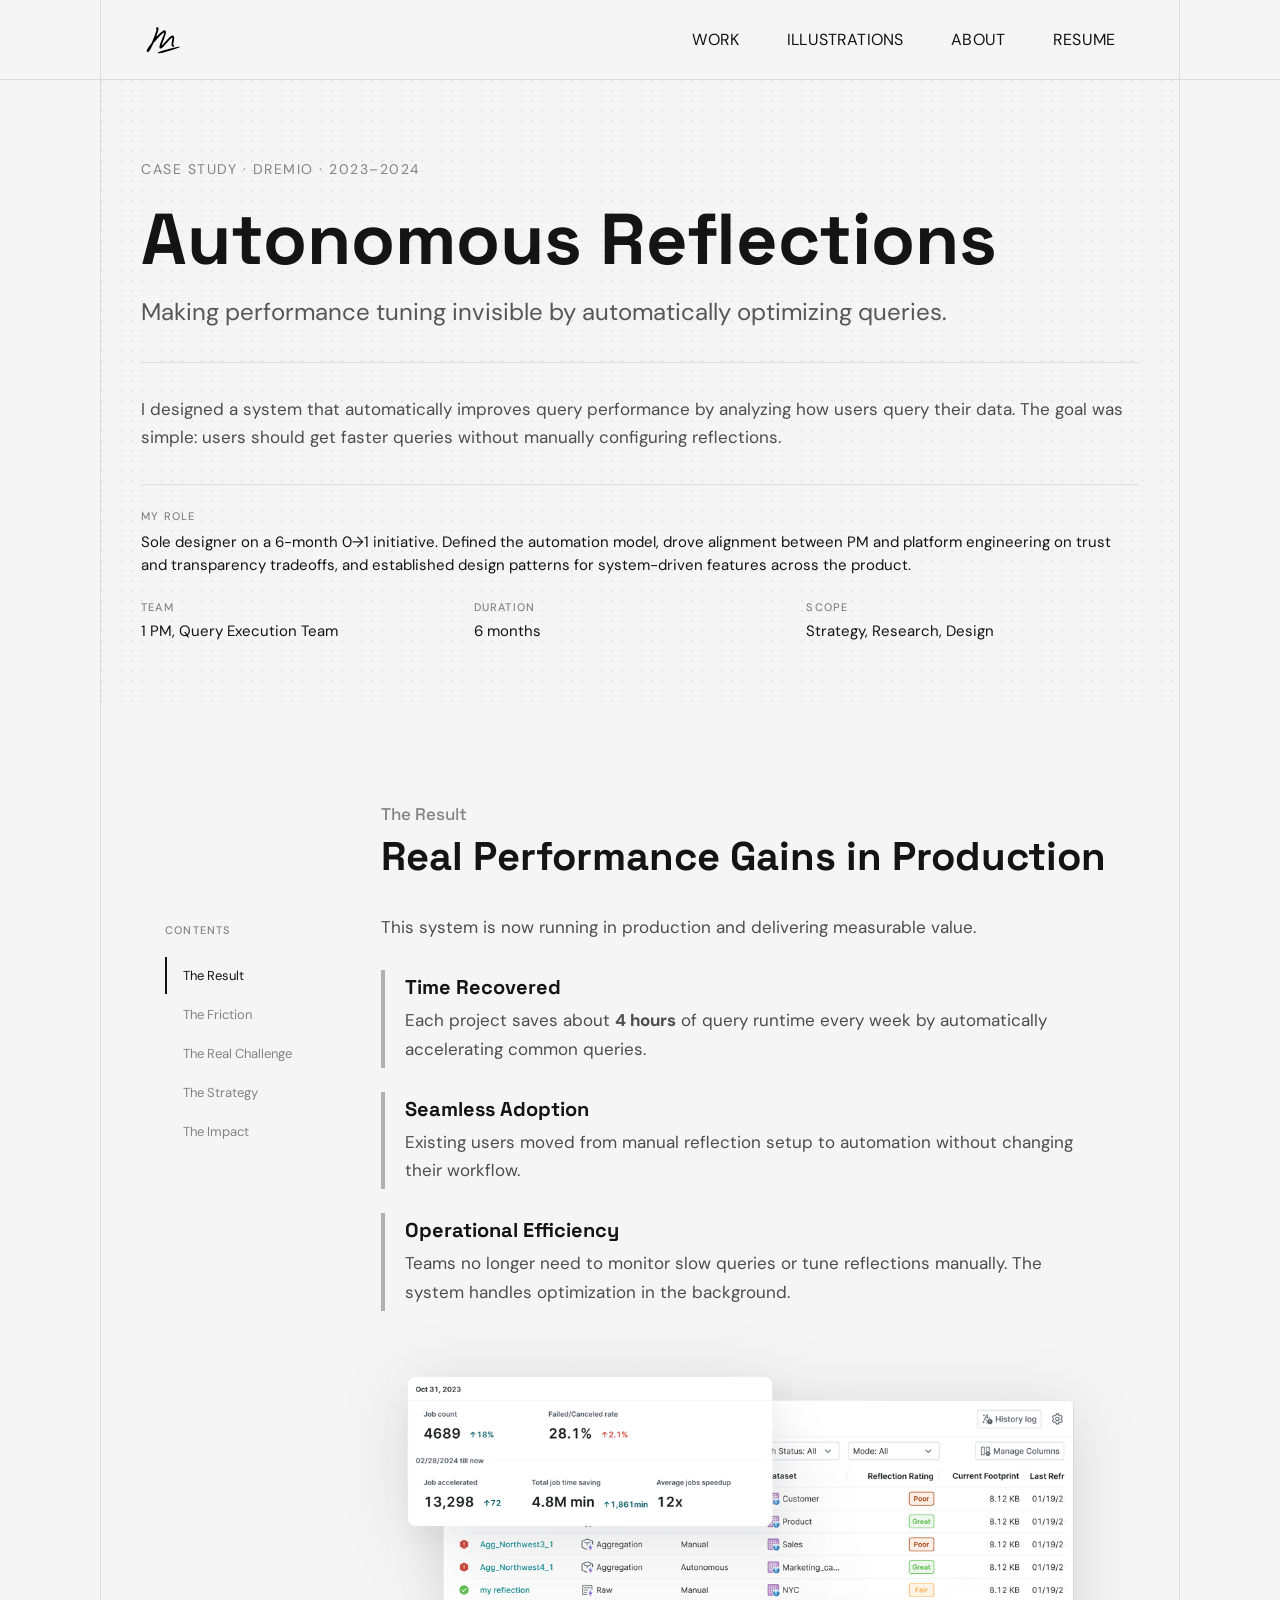
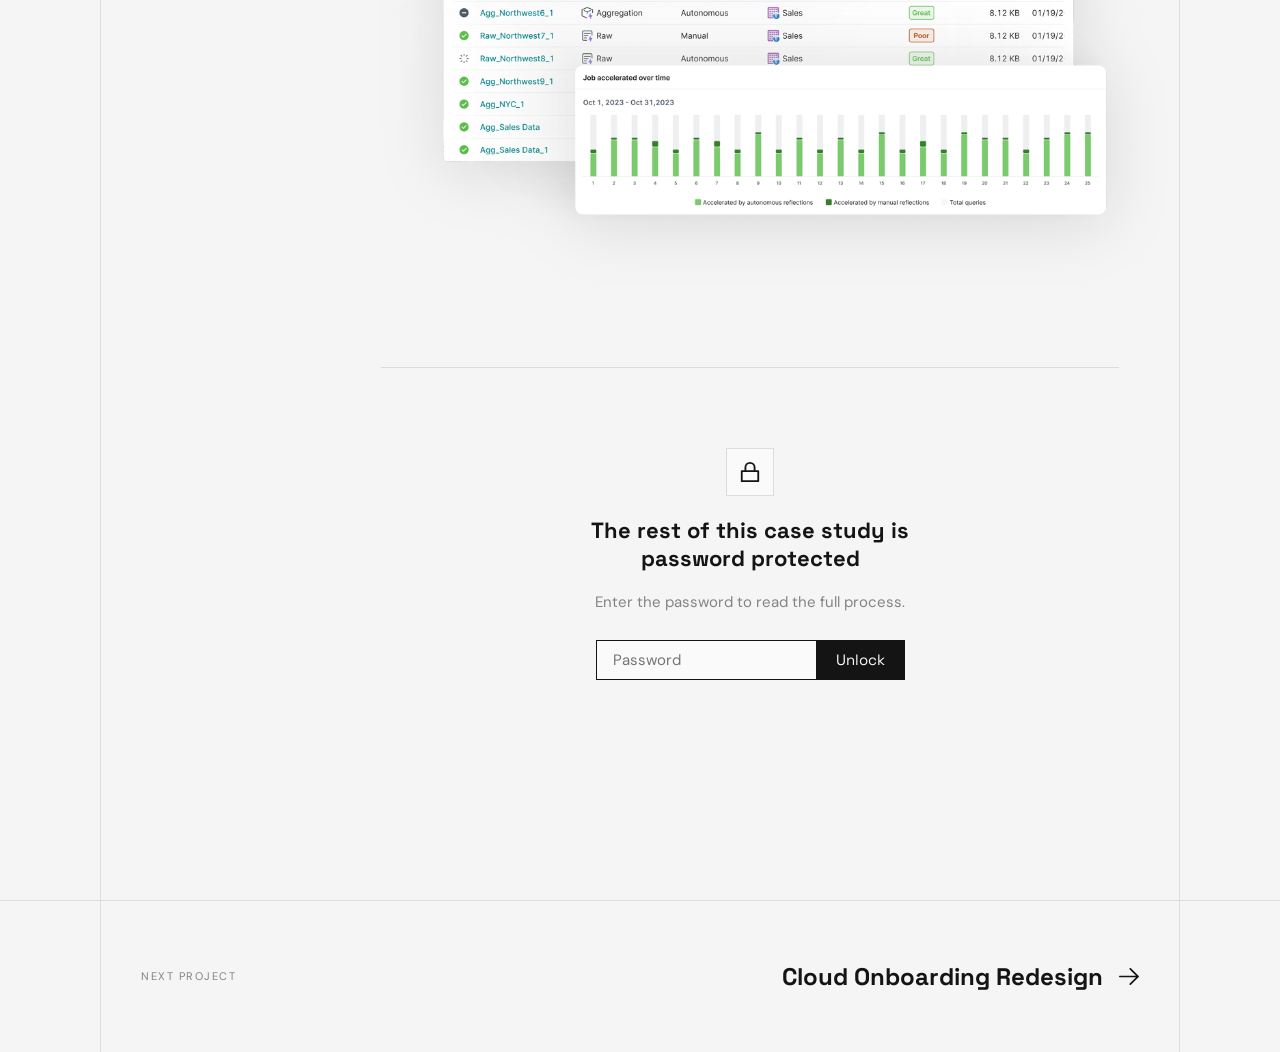
<file: autonomous-reflections.html>
<!DOCTYPE html>
<html lang="en">
<head>
  <meta charset="UTF-8" />
  <meta name="viewport" content="width=device-width, initial-scale=1.0" />
  <title>Autonomous Reflections — Mona Li</title>
  <link rel="icon" href="logo.svg" type="image/svg+xml">
  <link rel="stylesheet" href="styles.css" />
</head>
<body>

  <!-- HEADER -->
  <header class="site-header" id="site-header">
    <div class="header-inner">
      <a href="index.html" class="logo">
        <img src="logo.svg" alt="Mona Li" />
      </a>
      <nav class="site-nav" id="site-nav" aria-label="Primary navigation">
        <a href="index.html#my-work" class="nav-item">Work</a>
        <a href="illustrations.html" class="nav-item">Illustrations</a>
        <a href="about.html" class="nav-item">About</a>
        <a href="https://drive.google.com/file/d/1i2DDwByd_LL00KW6QtQhn_m_IWqm0XyB/view?usp=sharing" target="_blank" class="nav-item">Resume</a>
      </nav>
      <button class="nav-hamburger" id="nav-hamburger" aria-label="Toggle navigation" aria-expanded="false">
        <span></span><span></span><span></span>
      </button>
    </div>
  </header>

  <main>
    <!-- CASE HERO -->
    <section class="case-hero">
      <div class="case-hero-inner">
        <p class="case-meta-label">Case Study · Dremio · 2023–2024</p>
        <h1 class="case-hero-title">Autonomous Reflections</h1>
        <p class="case-hero-subtitle">Making performance tuning invisible by automatically optimizing queries.</p>

        <div class="case-hero-body">
          <p>I designed a system that automatically improves query performance by analyzing how users query their data. The goal was simple: users should get faster queries without manually configuring reflections.</p>
        </div>

        <div class="case-meta-row">
          <div class="case-meta-role">
            <span class="case-meta-key">My Role</span>
            <span class="case-meta-val">Sole designer on a 6-month 0→1 initiative. Defined the automation model, drove alignment between PM and platform engineering on trust and transparency tradeoffs, and established design patterns for system-driven features across the product.</span>
          </div>
          <div class="case-meta-details">
            <div class="case-meta-item">
              <span class="case-meta-key">Team</span>
              <span class="case-meta-val">1 PM, Query Execution Team</span>
            </div>
            <div class="case-meta-item">
              <span class="case-meta-key">Duration</span>
              <span class="case-meta-val">6 months</span>
            </div>
            <div class="case-meta-item">
              <span class="case-meta-key">Scope</span>
              <span class="case-meta-val">Strategy, Research, Design</span>
            </div>
          </div>
        </div>
      </div>
    </section>

    <!-- CASE LAYOUT: TOC + CONTENT -->
    <div class="case-layout">
      <!-- LEFT SIDEBAR TOC -->
      <aside class="case-toc" id="case-toc">
        <p class="toc-label">Contents</p>
        <nav class="toc-nav">
          <a href="#result" class="toc-item active" data-section="result">The Result</a>
          <a href="#friction" class="toc-item" data-section="friction">The Friction</a>
          <a href="#challenge" class="toc-item" data-section="challenge">The Real Challenge</a>
          <a href="#strategy" class="toc-item" data-section="strategy">The Strategy</a>
          <a href="#impact" class="toc-item" data-section="impact">The Impact</a>
        </nav>
      </aside>

      <!-- MAIN CONTENT -->
      <div class="case-content">

        <!-- THE RESULT -->
        <section class="case-section" id="result">
          <p class="section-eyebrow">The Result</p>
          <h2 class="section-heading">Real Performance Gains in Production</h2>
          <p class="section-body">This system is now running in production and delivering measurable value.</p>

          <div class="result-callouts">
            <div class="result-callout">
              <h3>Time Recovered</h3>
              <p>Each project saves about <strong>4 hours</strong> of query runtime every week by automatically accelerating common queries.</p>
            </div>
            <div class="result-callout">
              <h3>Seamless Adoption</h3>
              <p>Existing users moved from manual reflection setup to automation without changing their workflow.</p>
            </div>
            <div class="result-callout">
              <h3>Operational Efficiency</h3>
              <p>Teams no longer need to monitor slow queries or tune reflections manually. The system handles optimization in the background.</p>
            </div>
          </div>

          <div class="case-image-block shadow-img">
            <img src="real-performance-gains.png" alt="Autonomous Reflections dashboard" />
          </div>
        </section>

        <!-- PASSWORD GATE -->
        <div class="pw-gate" id="pw-gate">
          <div class="pw-gate-icon">
            <svg viewBox="0 0 24 24" fill="none" stroke="currentColor" stroke-width="2" stroke-linecap="round" stroke-linejoin="round">
              <rect x="3" y="11" width="18" height="11" rx="0"/>
              <path d="M7 11V7a5 5 0 0 1 10 0v4"/>
            </svg>
          </div>
          <h3>The rest of this case study is password protected</h3>
          <p>Enter the password to read the full process.</p>
          <div class="pw-form">
            <input type="password" class="pw-input" id="pw-input" placeholder="Password" autocomplete="off" />
            <button class="pw-submit" id="pw-submit">Unlock</button>
          </div>
          <p class="pw-error" id="pw-error">Incorrect password. Try again.</p>
        </div>

        <!-- LOCKED CONTENT -->
        <div class="locked-content" id="locked-content">

        <!-- THE FRICTION -->
        <section class="case-section" id="friction">
          <p class="section-eyebrow">The Friction</p>
          <h2 class="section-heading">Breaking the Expertise Bottleneck</h2>
          <div class="section-body">
            <p>Reflections can greatly improve query performance, but configuring them is difficult.<br>Users need to decide:</p>
            <ul>
              <li>which datasets to optimize</li>
              <li>which fields to include</li>
              <li>how reflections should evolve over time</li>
            </ul>
            <p>Most users do not have the expertise to make these decisions. Many teams rely on experts to configure reflections, while others avoid using them.</p>
          </div>

          <!-- Comparison Table -->
          <div class="comparison-table">
            <table>
              <thead>
                <tr>
                  <th></th>
                  <th>Reflections</th>
                  <th class="dim">MVs</th>
                  <th class="dim">Indexes</th>
                </tr>
              </thead>
              <tbody>
                <tr>
                  <td>Stores precomputed data for fast read access</td>
                  <td><svg width="16" height="16" viewBox="0 0 16 16" fill="none" xmlns="http://www.w3.org/2000/svg"><path d="M3 8L6.5 11.5L13 4.5" stroke="#2d7a3a" stroke-width="1.8" stroke-linecap="round" stroke-linejoin="round"/></svg></td>
                  <td><svg width="16" height="16" viewBox="0 0 16 16" fill="none" xmlns="http://www.w3.org/2000/svg"><path d="M3 8L6.5 11.5L13 4.5" stroke="#2d7a3a" stroke-width="1.8" stroke-linecap="round" stroke-linejoin="round"/></svg></td>
                  <td><svg width="16" height="16" viewBox="0 0 16 16" fill="none" xmlns="http://www.w3.org/2000/svg"><path d="M3 8L6.5 11.5L13 4.5" stroke="#2d7a3a" stroke-width="1.8" stroke-linecap="round" stroke-linejoin="round"/></svg></td>
                </tr>
                <tr>
                  <td>Stored as attribute of existing objects (Tables/Views)</td>
                  <td><svg width="16" height="16" viewBox="0 0 16 16" fill="none" xmlns="http://www.w3.org/2000/svg"><path d="M3 8L6.5 11.5L13 4.5" stroke="#2d7a3a" stroke-width="1.8" stroke-linecap="round" stroke-linejoin="round"/></svg></td>
                  <td><svg width="16" height="16" viewBox="0 0 16 16" fill="none" xmlns="http://www.w3.org/2000/svg"><path d="M4 4L12 12M12 4L4 12" stroke="#b94040" stroke-width="1.8" stroke-linecap="round" stroke-linejoin="round"/></svg></td>
                  <td><svg width="16" height="16" viewBox="0 0 16 16" fill="none" xmlns="http://www.w3.org/2000/svg"><path d="M3 8L6.5 11.5L13 4.5" stroke="#2d7a3a" stroke-width="1.8" stroke-linecap="round" stroke-linejoin="round"/></svg></td>
                </tr>
                <tr>
                  <td>Transparently used in queries without modification</td>
                  <td><svg width="16" height="16" viewBox="0 0 16 16" fill="none" xmlns="http://www.w3.org/2000/svg"><path d="M3 8L6.5 11.5L13 4.5" stroke="#2d7a3a" stroke-width="1.8" stroke-linecap="round" stroke-linejoin="round"/></svg></td>
                  <td><svg width="16" height="16" viewBox="0 0 16 16" fill="none" xmlns="http://www.w3.org/2000/svg"><path d="M4 4L12 12M12 4L4 12" stroke="#b94040" stroke-width="1.8" stroke-linecap="round" stroke-linejoin="round"/></svg></td>
                  <td><svg width="16" height="16" viewBox="0 0 16 16" fill="none" xmlns="http://www.w3.org/2000/svg"><path d="M4 4L12 12M12 4L4 12" stroke="#b94040" stroke-width="1.8" stroke-linecap="round" stroke-linejoin="round"/></svg></td>
                </tr>
                <tr>
                  <td>Simplify query plans and reduce planning time</td>
                  <td><svg width="16" height="16" viewBox="0 0 16 16" fill="none" xmlns="http://www.w3.org/2000/svg"><path d="M3 8L6.5 11.5L13 4.5" stroke="#2d7a3a" stroke-width="1.8" stroke-linecap="round" stroke-linejoin="round"/></svg></td>
                  <td><svg width="16" height="16" viewBox="0 0 16 16" fill="none" xmlns="http://www.w3.org/2000/svg"><path d="M3 8L6.5 11.5L13 4.5" stroke="#2d7a3a" stroke-width="1.8" stroke-linecap="round" stroke-linejoin="round"/></svg></td>
                  <td><svg width="16" height="16" viewBox="0 0 16 16" fill="none" xmlns="http://www.w3.org/2000/svg"><path d="M4 4L12 12M12 4L4 12" stroke="#b94040" stroke-width="1.8" stroke-linecap="round" stroke-linejoin="round"/></svg></td>
                </tr>
              </tbody>
            </table>
          </div>
        </section>

        <!-- THE REAL CHALLENGE -->
        <section class="case-section" id="challenge">
          <p class="section-eyebrow">The Real Challenge</p>
          <h2 class="section-heading">The Trust Gap</h2>
          <div class="section-body">
            <p>Users are often hesitant to let an automated system modify their data infrastructure.</p>
            <p>Because reflections directly affect query execution, teams want to understand what changes are happening and why before allowing the system to operate automatically.</p>
            <p>Without addressing this trust gap, full automation would be difficult to adopt.</p>
          </div>

          <div class="blockquote-box">
            <p>How might we improve query performance without asking users to configure reflections at all?</p>
          </div>

          <div class="case-image-block shadow-img">
            <img src="trust-gap.png" alt="Early exploration of improved UI — abandoned" />
            <p class="img-caption">*Some explorations of prettier UI. Abandoned, of course.</p>
          </div>
        </section>

        <!-- THE STRATEGY -->
        <section class="case-section" id="strategy">
          <p class="section-eyebrow">The Strategy</p>
          <h2 class="section-heading">From Manual Configuration to Autonomous Optimization</h2>

          <h3 class="sub-heading">Behavior-Driven Optimization</h3>
          <div class="section-body">
            <p>The system analyzes query history to understand how users access their data.</p>
            <p>By detecting frequently queried entities and fields, it can determine where reflections will have the biggest impact.</p>
            <p>This allows the platform to continuously optimize itself based on real usage patterns.</p>
          </div>

          <div class="case-image-block shadow-img">
            <img src="ar-behavior-diagram.png" alt="Behavior-driven optimization diagram" />
          </div>

          <h3 class="sub-heading">Balancing Automation with Control</h3>
          <p class="section-body">To design the right solution, I mapped out three states: the painful status quo, a semi-automatic mode where users stay in control, and a fully autonomous mode for teams ready to hand off optimization entirely. The contrast made it clear why a single mode wouldn't work.</p>

          <div class="flow-diagram">

            <!-- Legend -->
            <p class="flow-title">User Journey Comparison</p>
            <div class="flow-legend">
              <div class="flow-legend-item">
                <span class="flow-chip flow-chip--user"></span>
                <span class="flow-legend-label">User</span>
              </div>
              <div class="flow-legend-item">
                <span class="flow-chip flow-chip--system"></span>
                <span class="flow-legend-label">System</span>
              </div>
              <div class="flow-legend-item">
                <span class="flow-chip flow-chip--both"></span>
                <span class="flow-legend-label">Both</span>
              </div>
              <div class="flow-legend-item">
                <span class="flow-chip flow-chip--friction"></span>
                <span class="flow-legend-label">Friction</span>
              </div>
            </div>

            <!-- Current State -->
            <div class="flow-row">
              <div class="flow-row-header">
                <span class="flow-row-bar flow-bar--friction"></span>
                <div>
                  <div class="flow-row-title">Current State</div>
                  <div class="flow-row-subtitle">Expert-only, manual, repeat forever</div>
                </div>
              </div>
              <div class="flow-steps-scroll">
                <img src="ar-flow-current.png" alt="Current state user journey" class="flow-img" />
              </div>
            </div>

            <div class="flow-divider"></div>

            <!-- Semi-Auto -->
            <div class="flow-row">
              <div class="flow-row-header">
                <span class="flow-row-bar flow-bar--system"></span>
                <div>
                  <div class="flow-row-title">Semi-Auto Mode</div>
                  <div class="flow-row-subtitle">System recommends, user decides</div>
                </div>
              </div>
              <div class="flow-steps-scroll">
                <img src="ar-flow-semi.png" alt="Semi-auto mode user journey" class="flow-img" />
              </div>
            </div>

            <div class="flow-divider"></div>

            <!-- Full-Auto -->
            <div class="flow-row">
              <div class="flow-row-header">
                <span class="flow-row-bar flow-bar--both"></span>
                <div>
                  <div class="flow-row-title">Full-Auto Mode</div>
                  <div class="flow-row-subtitle">System handles everything</div>
                </div>
              </div>
              <div class="flow-steps-scroll">
                <img src="ar-flow-full.png" alt="Full-auto mode user journey" class="flow-img" />
              </div>
            </div>

            <div class="flow-divider"></div>
            <p class="flow-footnote">The current journey has 11+ steps and requires deep technical knowledge. Semi-Auto reduces it to 7 steps with system guidance. Full-Auto brings it down to 5, where the user's only job is turning it on.</p>

          </div>

          <div class="case-image-block shadow-img">
            <img src="ar-recommendation-mode.png" alt="Recommendation mode showing expected impact" />
          </div>

          <h3 class="sub-heading">Showing the Impact</h3>
          <div class="section-body">
            <p>Automation only works if users can see what it is doing.</p>
            <p>I designed dashboards that show which reflections were created and how query performance improved over time. This helps users understand the value and build trust in the system.</p>
          </div>

          <div class="case-image-block shadow-img">
            <img src="ar-impact-dashboard.png" alt="Impact dashboard" />
          </div>
        </section>

        <!-- THE IMPACT -->
        <section class="case-section" id="impact">
          <p class="section-eyebrow">The Impact</p>
          <h2 class="section-heading">Designing for Automation</h2>
          <p class="section-body"><strong>Nearly 70%</strong> of cloud customers wanted to adopt the feature right after announcement. We turned a task that took experts weeks into something that runs in the background. Teams without dedicated performance engineers now get query acceleration on par with companies that invest heavily in manual tuning.</p>

          <div class="takeaway-box">
            <h4>What I Took Away</h4>
            <p>The biggest challenge was not the technology. It was helping users trust automation.</p>
            <p>By creating a clear path from recommendations to full automation, we turned reflections from a complex expert feature into a system that optimizes itself.</p>
          </div>

          <h3 class="sub-heading">What's Next</h3>
          <p class="section-body">We're making refreshes more efficient and reducing resource costs for large-scale deployments. The team is also expanding support for additional file formats beyond Iceberg and JSON.</p>
        </section>

        </div><!-- end locked-content -->

      </div><!-- end case-content -->
    </div><!-- end case-layout -->
  </main>

  <!-- NEXT PROJECT -->
  <div class="next-project-bar">
    <div class="next-project-inner">
      <span class="next-project-label">Next Project</span>
      <a href="cloud-onboarding.html" class="next-project-link">
        <h3>Cloud Onboarding Redesign</h3>
        <img src="icon-arrow-right.svg" alt="" />
      </a>
    </div>
  </div>

  <script>
    // Header shadow on scroll
    const header = document.getElementById('site-header');
    window.addEventListener('scroll', () => {
      header.style.boxShadow = window.scrollY > 10 ? '0 2px 20px rgba(0,0,0,0.06)' : '';
    });

    // TOC IntersectionObserver
    const sections = document.querySelectorAll('.case-section[id]');
    const tocItems = document.querySelectorAll('.toc-item');

    const observer = new IntersectionObserver((entries) => {
      entries.forEach(entry => {
        if (entry.isIntersecting) {
          const id = entry.target.id;
          tocItems.forEach(item => {
            item.classList.toggle('active', item.getAttribute('href') === '#' + id);
          });
        }
      });
    }, { rootMargin: '-20% 0px -70% 0px', threshold: 0 });

    sections.forEach(s => observer.observe(s));

    // TOC smooth scroll
    tocItems.forEach(item => {
      item.addEventListener('click', (e) => {
        e.preventDefault();
        const target = document.querySelector(item.getAttribute('href'));
        if (target) target.scrollIntoView({ behavior: 'smooth', block: 'start' });
      });
    });

    // Hamburger menu
    const hamburger = document.getElementById('nav-hamburger');
    const siteNav = document.getElementById('site-nav');
    hamburger.addEventListener('click', () => {
      const isOpen = siteNav.classList.toggle('open');
      hamburger.classList.toggle('open', isOpen);
      hamburger.setAttribute('aria-expanded', isOpen);
    });
    siteNav.querySelectorAll('.nav-item').forEach(item => {
      item.addEventListener('click', () => {
        siteNav.classList.remove('open');
        hamburger.classList.remove('open');
        hamburger.setAttribute('aria-expanded', false);
      });
    });

    // Password gate
    const PW = 'supernova';
    const gate    = document.getElementById('pw-gate');
    const locked  = document.getElementById('locked-content');
    const pwInput = document.getElementById('pw-input');
    const pwError = document.getElementById('pw-error');

    function unlock() {
      gate.style.display = 'none';
      locked.classList.add('unlocked');
      sessionStorage.setItem('case_unlocked', '1');
    }

    if (sessionStorage.getItem('case_unlocked') === '1') { unlock(); }

    document.getElementById('pw-submit').addEventListener('click', () => {
      if (pwInput.value === PW) { unlock(); }
      else { pwError.classList.add('visible'); pwInput.value = ''; pwInput.focus(); }
    });
    pwInput.addEventListener('keydown', e => { if (e.key === 'Enter') document.getElementById('pw-submit').click(); });
    pwInput.addEventListener('input',   () => pwError.classList.remove('visible'));
  </script>
  <script src="animations.js"></script>
</body>
</html>
</file>
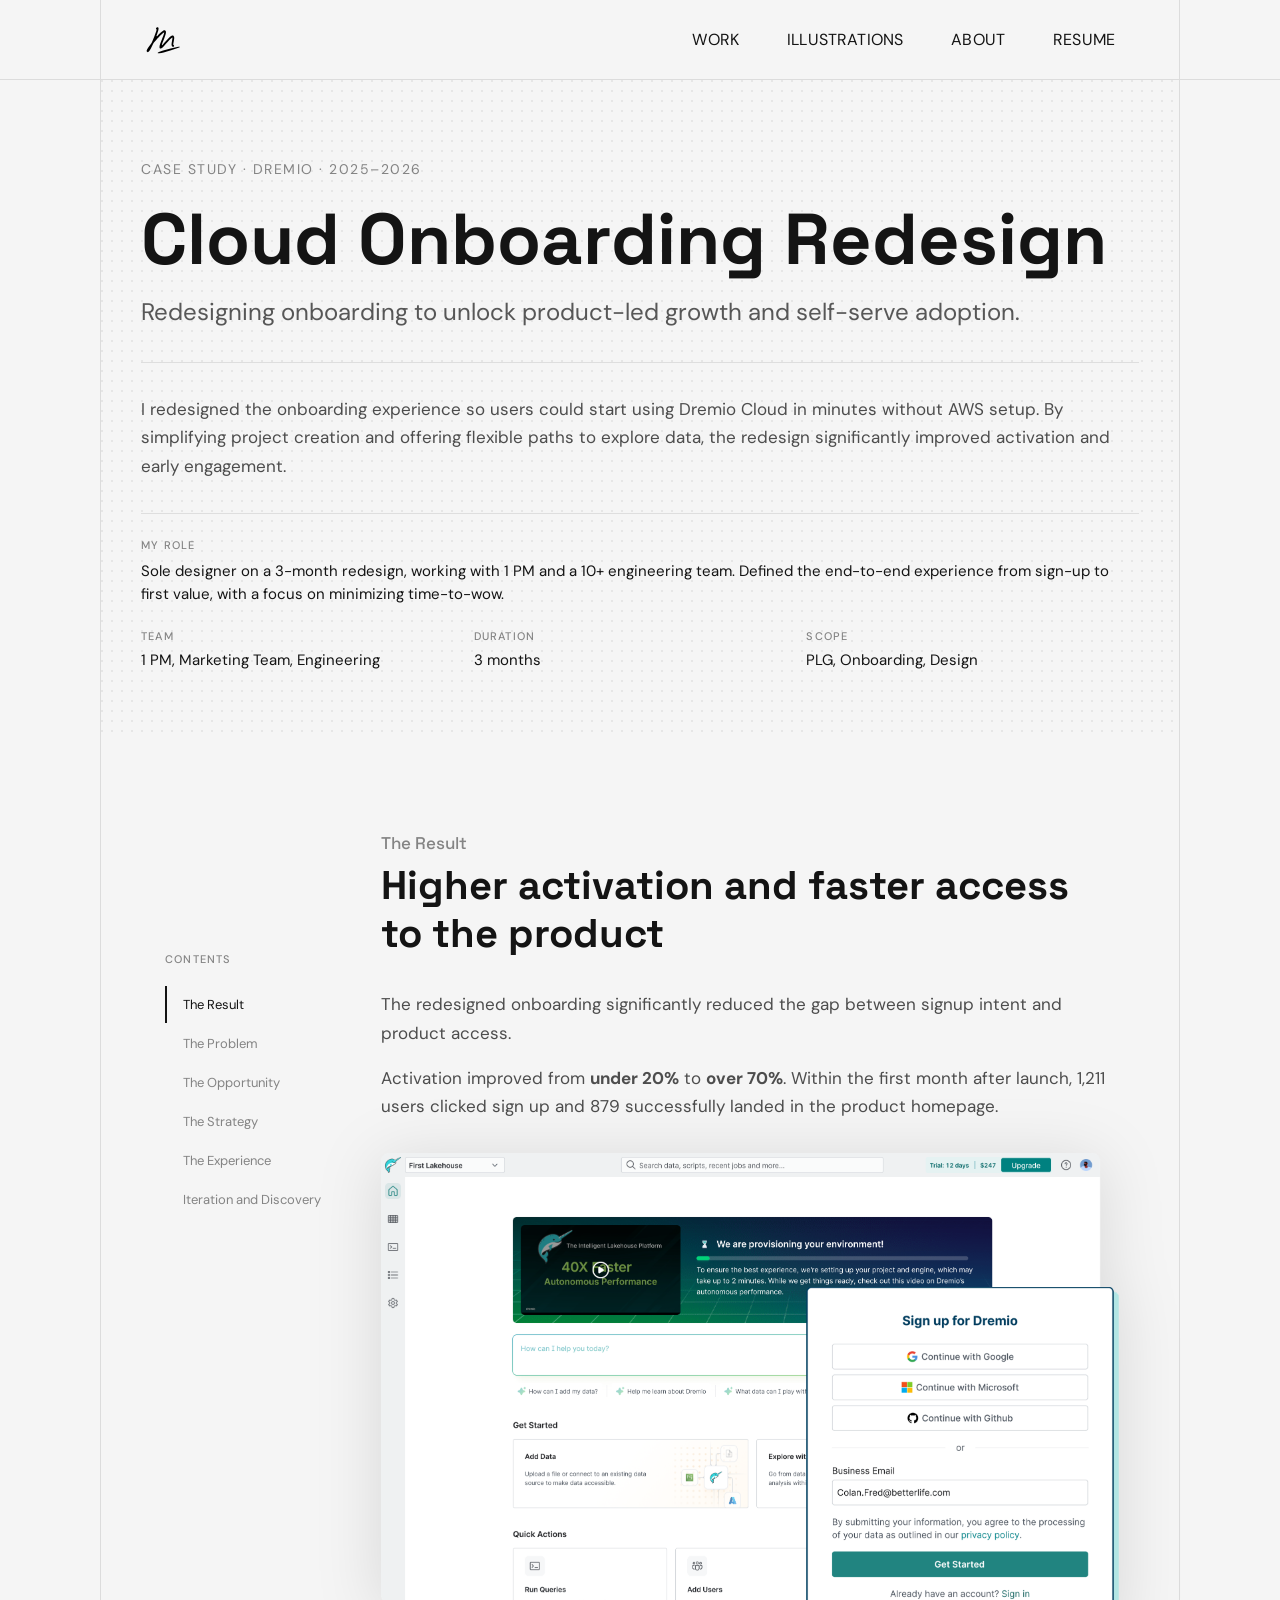
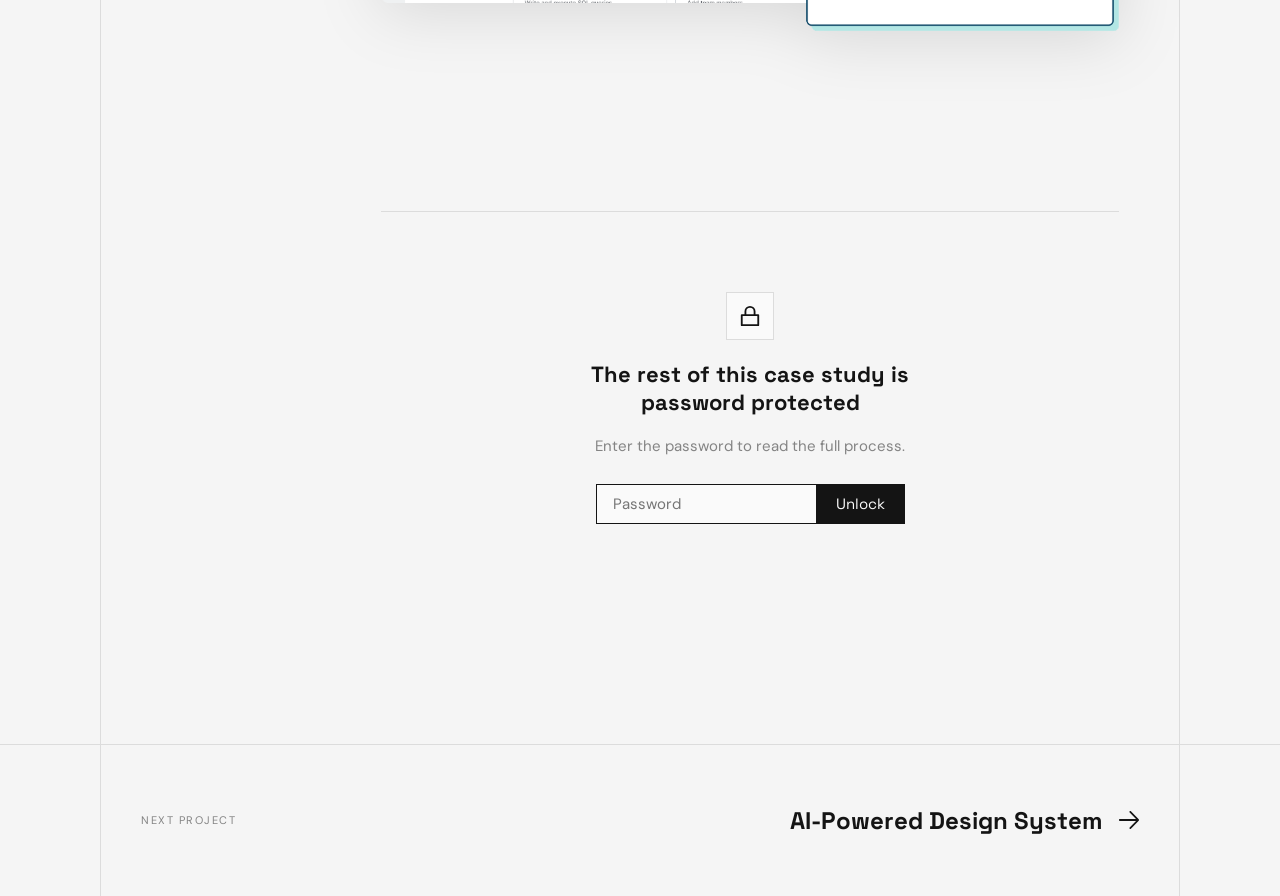
<file: cloud-onboarding.html>
<!DOCTYPE html>
<html lang="en">
<head>
  <meta charset="UTF-8" />
  <meta name="viewport" content="width=device-width, initial-scale=1.0" />
  <title>Cloud Onboarding Redesign — Mona Li</title>
  <link rel="icon" href="logo.svg" type="image/svg+xml">
  <link rel="stylesheet" href="styles.css" />
</head>
<body>

  <!-- HEADER -->
  <header class="site-header" id="site-header">
    <div class="header-inner">
      <a href="index.html" class="logo">
        <img src="logo.svg" alt="Mona Li" />
      </a>
      <nav class="site-nav" id="site-nav" aria-label="Primary navigation">
        <a href="index.html#my-work" class="nav-item">Work</a>
        <a href="illustrations.html" class="nav-item">Illustrations</a>
        <a href="about.html" class="nav-item">About</a>
        <a href="https://drive.google.com/file/d/1i2DDwByd_LL00KW6QtQhn_m_IWqm0XyB/view?usp=sharing" target="_blank" class="nav-item">Resume</a>
      </nav>
      <button class="nav-hamburger" id="nav-hamburger" aria-label="Toggle navigation" aria-expanded="false">
        <span></span><span></span><span></span>
      </button>
    </div>
  </header>

  <main>
    <!-- CASE HERO -->
    <section class="case-hero">
      <div class="case-hero-inner">
        <p class="case-meta-label">Case Study · Dremio · 2025–2026</p>
        <h1 class="case-hero-title">Cloud Onboarding Redesign</h1>
        <p class="case-hero-subtitle">Redesigning onboarding to unlock product-led growth and self-serve adoption.</p>

        <div class="case-hero-body">
          <p>I redesigned the onboarding experience so users could start using Dremio Cloud in minutes without AWS setup. By simplifying project creation and offering flexible paths to explore data, the redesign significantly improved activation and early engagement.</p>
        </div>

        <div class="case-meta-row">
          <div class="case-meta-role">
            <span class="case-meta-key">My Role</span>
            <span class="case-meta-val">Sole designer on a 3-month redesign, working with 1 PM and a 10+ engineering team. Defined the end-to-end experience from sign-up to first value, with a focus on minimizing time-to-wow.</span>
          </div>
          <div class="case-meta-details">
            <div class="case-meta-item">
              <span class="case-meta-key">Team</span>
              <span class="case-meta-val">1 PM, Marketing Team, Engineering</span>
            </div>
            <div class="case-meta-item">
              <span class="case-meta-key">Duration</span>
              <span class="case-meta-val">3 months</span>
            </div>
            <div class="case-meta-item">
              <span class="case-meta-key">Scope</span>
              <span class="case-meta-val">PLG, Onboarding, Design</span>
            </div>
          </div>
        </div>
      </div>
    </section>

    <!-- CASE LAYOUT: TOC + CONTENT -->
    <div class="case-layout">
      <aside class="case-toc" id="case-toc">
        <p class="toc-label">Contents</p>
        <nav class="toc-nav">
          <a href="#result" class="toc-item active" data-section="result">The Result</a>
          <a href="#problem" class="toc-item" data-section="problem">The Problem</a>
          <a href="#opportunity" class="toc-item" data-section="opportunity">The Opportunity</a>
          <a href="#strategy" class="toc-item" data-section="strategy">The Strategy</a>
          <a href="#experience" class="toc-item" data-section="experience">The Experience</a>
          <a href="#iteration" class="toc-item" data-section="iteration">Iteration and Discovery</a>
        </nav>
      </aside>

      <div class="case-content">

        <!-- THE RESULT -->
        <section class="case-section" id="result">
          <p class="section-eyebrow">The Result</p>
          <h2 class="section-heading">Higher activation and faster access to the product</h2>
          <div class="section-body">
            <p>The redesigned onboarding significantly reduced the gap between signup intent and product access.</p>
            <p>Activation improved from <strong>under 20%</strong> to <strong>over 70%</strong>. Within the first month after launch, 1,211 users clicked sign up and 879 successfully landed in the product homepage.</p>
          </div>
          <div class="case-image-block shadow-img">
            <img src="co-results.png" alt="Onboarding activation results" />
          </div>
        </section>

        <!-- PASSWORD GATE -->
        <div class="pw-gate" id="pw-gate">
          <div class="pw-gate-icon">
            <svg viewBox="0 0 24 24" fill="none" stroke="currentColor" stroke-width="2" stroke-linecap="round" stroke-linejoin="round">
              <rect x="3" y="11" width="18" height="11" rx="0"/>
              <path d="M7 11V7a5 5 0 0 1 10 0v4"/>
            </svg>
          </div>
          <h3>The rest of this case study is password protected</h3>
          <p>Enter the password to read the full process.</p>
          <div class="pw-form">
            <input type="password" class="pw-input" id="pw-input" placeholder="Password" autocomplete="off" />
            <button class="pw-submit" id="pw-submit">Unlock</button>
          </div>
          <p class="pw-error" id="pw-error">Incorrect password. Try again.</p>
        </div>

        <!-- LOCKED CONTENT -->
        <div class="locked-content" id="locked-content">

        <!-- THE PROBLEM -->
        <section class="case-section" id="problem">
          <p class="section-eyebrow">The Problem</p>
          <h2 class="section-heading">Onboarding required infrastructure access</h2>
          <div class="section-body">
            <p>The original onboarding required users to deploy a CloudFormation template in their own AWS account. This required elevated permissions that most data analysts did not have.</p>
            <p>Many users dropped off before completing setup, and those who did often faced long provisioning times. The result was a large gap between signup intent and actually reaching the product.</p>
          </div>
          <div class="case-image-block shadow-img rounded-img" style="display:flex;justify-content:center;">
            <img src="co-original-form.png" alt="Original complex onboarding form" style="width:426px;max-width:100%;" />
          </div>
        </section>

        <!-- THE OPPORTUNITY -->
        <section class="case-section" id="opportunity">
          <p class="section-eyebrow">The Opportunity</p>
          <h2 class="section-heading">Designing for PLG: Removing Friction at Every Step</h2>
          <div class="section-body">
            <p>The team recognized that onboarding friction was limiting product adoption. If users could not reach the product quickly, they could not experience its value.</p>
            <p>This prompted us to rethink a key assumption: users should be able to explore the platform before dealing with infrastructure setup.</p>
          </div>
        </section>

        <!-- THE STRATEGY -->
        <section class="case-section" id="strategy">
          <p class="section-eyebrow">The Strategy</p>
          <h2 class="section-heading">From infrastructure setup to product experience</h2>
          <p class="section-body">We redesigned onboarding around a simple goal: let users reach the product quickly and start exploring. Key changes included:</p>

          <div class="result-callouts">
            <div class="result-callout">
              <h3>Serverless project setup</h3>
              <p>Users only provide basic information such as project name and region. A project is automatically created and users can enter the platform in about 30 seconds.</p>
            </div>
            <div class="result-callout">
              <h3>Immediate product access</h3>
              <p>Provisioning continues in the background while users can already explore the interface instead of waiting on a loading screen.</p>
            </div>
            <div class="result-callout">
              <h3>Two clear onboarding paths</h3>
              <p>Users can either bring their own data or explore the platform with sample data using AI.</p>
            </div>
          </div>
        </section>

        <!-- THE EXPERIENCE -->
        <section class="case-section" id="experience">
          <p class="section-eyebrow">The Experience</p>
          <h2 class="section-heading">Helping users start exploring immediately</h2>

          <h3 class="sub-heading">A new home page for getting started</h3>
          <p class="section-body">We introduced a new home page that helps users quickly understand how to begin using the platform. The page presents two clear starting points: add your own data or explore with sample data, reducing the friction of figuring out where to start.</p>

          <div class="case-image-block shadow-img rounded-img">
            <img src="co-new-homepage.png" alt="New home page for getting started" />
          </div>

          <h3 class="sub-heading">Simplified data onboarding</h3>
          <p class="section-body">The Add Data experience combines file uploads and external data connections into a single entry point. Previously these flows were separated, which often confused new users. The new design makes it easier for users to bring their data into the platform.</p>

          <div class="case-image-block shadow-img rounded-img">
            <img src="co-add-data.png" alt="Simplified data upload interface" />
          </div>

          <h3 class="sub-heading">AI-guided exploration</h3>
          <p class="section-body">For users starting with sample data, we introduced a guided experience powered by the AI agent. Instead of exploring independently, users can ask questions and see how the system analyzes and visualizes data, helping them quickly understand the platform's capabilities.</p>

          <div class="case-image-block shadow-img">
            <img src="co-ai-exploration.png" alt="AI-guided exploration interface" />
          </div>
        </section>

        <!-- ITERATION AND DISCOVERY -->
        <section class="case-section" id="iteration">
          <p class="section-eyebrow">Iteration and Discovery</p>
          <h2 class="section-heading">Validating Decisions Through Testing</h2>
          <p class="section-body">User testing revealed that many users wanted to try Polaris Catalog, but did not realize that our catalog product was Polaris. We made the branding more visible and redesigned the data section to surface Open Catalog as a clearer entry point.</p>

          <div class="case-image-block shadow-img">
            <img src="co-iteration.png" alt="Iteration based on user testing" />
          </div>

          <div class="takeaway-box">
            <h4>What I Took Away</h4>
            <p>This project reinforced an important lesson: the biggest barrier to adoption was not product capability, but the friction of getting started.</p>
            <p>By removing infrastructure requirements and focusing on immediate product experience, we made it much easier for users to explore the platform and discover its value.</p>
          </div>

          <h3 class="sub-heading">What's Next</h3>
          <p class="section-body">Activation has improved significantly, but the next challenge is closing the gap between landing on the product and executing a first query. We're focused on shortening the path to that first meaningful interaction, helping users move from exploration to real insight faster.</p>
        </section>

        </div><!-- end locked-content -->

      </div><!-- end case-content -->
    </div><!-- end case-layout -->
  </main>

  <!-- NEXT PROJECT -->
  <div class="next-project-bar">
    <div class="next-project-inner">
      <span class="next-project-label">Next Project</span>
      <a href="ai-design-system.html" class="next-project-link">
        <h3>AI-Powered Design System</h3>
        <img src="icon-arrow-right.svg" alt="" />
      </a>
    </div>
  </div>

  <script>
    // Header shadow on scroll
    const header = document.getElementById('site-header');
    window.addEventListener('scroll', () => {
      header.style.boxShadow = window.scrollY > 10 ? '0 2px 20px rgba(0,0,0,0.06)' : '';
    });

    // TOC IntersectionObserver
    const sections = document.querySelectorAll('.case-section[id]');
    const tocItems = document.querySelectorAll('.toc-item');

    const observer = new IntersectionObserver((entries) => {
      entries.forEach(entry => {
        if (entry.isIntersecting) {
          const id = entry.target.id;
          tocItems.forEach(item => {
            item.classList.toggle('active', item.getAttribute('href') === '#' + id);
          });
        }
      });
    }, { rootMargin: '-20% 0px -70% 0px', threshold: 0 });

    sections.forEach(s => observer.observe(s));

    // TOC smooth scroll
    tocItems.forEach(item => {
      item.addEventListener('click', (e) => {
        e.preventDefault();
        const target = document.querySelector(item.getAttribute('href'));
        if (target) target.scrollIntoView({ behavior: 'smooth', block: 'start' });
      });
    });

    // Hamburger menu
    const hamburger = document.getElementById('nav-hamburger');
    const siteNav = document.getElementById('site-nav');
    hamburger.addEventListener('click', () => {
      const isOpen = siteNav.classList.toggle('open');
      hamburger.classList.toggle('open', isOpen);
      hamburger.setAttribute('aria-expanded', isOpen);
    });
    siteNav.querySelectorAll('.nav-item').forEach(item => {
      item.addEventListener('click', () => {
        siteNav.classList.remove('open');
        hamburger.classList.remove('open');
        hamburger.setAttribute('aria-expanded', false);
      });
    });

    // Password gate
    const PW = 'supernova';
    const gate    = document.getElementById('pw-gate');
    const locked  = document.getElementById('locked-content');
    const pwInput = document.getElementById('pw-input');
    const pwError = document.getElementById('pw-error');

    function unlock() {
      gate.style.display = 'none';
      locked.classList.add('unlocked');
      sessionStorage.setItem('case_unlocked', '1');
    }

    if (sessionStorage.getItem('case_unlocked') === '1') { unlock(); }

    document.getElementById('pw-submit').addEventListener('click', () => {
      if (pwInput.value === PW) { unlock(); }
      else { pwError.classList.add('visible'); pwInput.value = ''; pwInput.focus(); }
    });
    pwInput.addEventListener('keydown', e => { if (e.key === 'Enter') document.getElementById('pw-submit').click(); });
    pwInput.addEventListener('input',   () => pwError.classList.remove('visible'));
  </script>
  <script src="animations.js"></script>
</body>
</html>
</file>
<file: styles.css>
@import url('https://fonts.googleapis.com/css2?family=Space+Grotesk:wght@400;500;700&family=DM+Sans:opsz,wght@9..40,400;9..40,500;9..40,700&display=swap');

*, *::before, *::after { margin: 0; padding: 0; box-sizing: border-box; }

:root {
  --text: #141414;
  --bg: #f5f5f5;
  --border: #dcdcdc;
  --white: #fafafa;
  --content-width: 1080px;
  --header-height: 80px;
  --transition: 0.2s ease;
  --font-heading: 'Space Grotesk', sans-serif;
  --font-body: 'Neue Montreal', 'DM Sans', sans-serif;
}

html { scroll-behavior: smooth; }

body {
  font-family: var(--font-body);
  background-color: var(--bg);
  color: var(--text);
  -webkit-font-smoothing: antialiased;
}

h1,h2,h3,h4,h5,h6 { font-family: var(--font-heading); color: var(--text); }
a { text-decoration: none; color: inherit; }
img { display: block; }
button { cursor: pointer; border: none; background: none; font-family: inherit; }

/* DOT GRID HELPER — apply to any section that needs it */
.dot-bg {
  background-color: var(--bg);
  background-image: url('dot-grid.svg');
  background-repeat: repeat;
  background-size: 1200px 600px;
}

/* CONTENT WRAPPER — 1080px centered with side borders */
.content-box {
  max-width: var(--content-width);
  margin: 0 auto;
  border-left: 1px solid var(--border);
  border-right: 1px solid var(--border);
}

/* ===== HEADER ===== */
.site-header {
  position: sticky;
  top: 0;
  z-index: 100;
  background: var(--bg);
  border-bottom: 1px solid var(--border);
  height: var(--header-height);
}

.header-inner {
  max-width: var(--content-width);
  margin: 0 auto;
  height: 100%;
  display: flex;
  align-items: center;
  justify-content: space-between;
  padding: 0 40px;
  border-left: 1px solid var(--border);
  border-right: 1px solid var(--border);
}

.logo { display: flex; align-items: center; flex-shrink: 0; }
.logo img { width: 40px; height: 40px; object-fit: contain; }

.site-nav { display: flex; align-items: center; gap: 0; }

.nav-item {
  position: relative;
  font-family: var(--font-body);
  font-size: 16px;
  color: var(--text);
  text-decoration: none;
  padding: 0 24px;
  height: 40px;
  display: flex;
  align-items: center;
  text-transform: uppercase;
  letter-spacing: 0.01em;
  overflow: hidden;
}

/* underline grows from center */
.nav-item::after {
  content: '';
  position: absolute;
  bottom: 2px;
  left: 50%;
  transform: translateX(-50%);
  width: 0;
  height: 2px;
  background: var(--text);
  transition: width var(--transition);
}
.nav-item:hover::after, .nav-item.active::after { width: calc(100% - 48px); }

/* ===== SHARED SECTION LABEL ===== */
.section-label {
  display: flex;
  align-items: center;
  gap: 16px;
  margin-bottom: 16px;
}

/* The small L-shaped corner mark */
.section-label-mark {
  position: relative;
  width: 12px;
  height: 12px;
  flex-shrink: 0;
}
.section-label-mark::before {
  content: '';
  position: absolute;
  top: 0; left: 0;
  width: 8px; height: 8px;
  background: var(--text);
}
.section-label-mark::after {
  content: '';
  position: absolute;
  bottom: 0; right: 0;
  width: 4px; height: 4px;
  background: var(--text);
}

.section-label-text {
  font-family: var(--font-body);
  font-size: 18px;
  color: var(--text);
  text-transform: uppercase;
  letter-spacing: 0.01em;
}

/* ===== HERO ===== */
.hero {
  position: relative;
  height: 600px;
  overflow: hidden;
  display: flex;
  align-items: stretch;
}

.hero-inner {
  max-width: var(--content-width);
  margin: 0 auto;
  width: 100%;
  border-left: 1px solid var(--border);
  border-right: 1px solid var(--border);
  padding: 0 40px;
  display: flex;
  flex-direction: column;
  justify-content: center;
  gap: 24px;
  position: relative;
  z-index: 1;
  overflow: hidden;
}

.hero-bg {
  position: absolute;
  inset: 0;
  background-color: var(--bg);
  z-index: -1;
}

/* Interactive canvas dot grid */
.hero-canvas {
  position: absolute;
  inset: 0;
  width: 100%;
  height: 100%;
  z-index: 0;
  pointer-events: none;
  display: block;
}

.hero h1 {
  font-size: 64px;
  font-weight: 700;
  line-height: 1.0;
  color: var(--text);
}

.hero-text { display: flex; flex-direction: column; gap: 8px; }

.hero-subtitle {
  font-family: var(--font-body);
  font-size: 18px;
  font-weight: 500;
  color: var(--text);
  letter-spacing: 0.03em;
  line-height: 2;
}

.hero-desc {
  font-family: var(--font-body);
  font-size: 16px;
  color: var(--text);
  letter-spacing: 0.03em;
  line-height: 2;
}

.hero-buttons {
  display: flex;
  gap: 24px;
  align-items: center;
}

/* Primary button: black bg, white text, square */
.btn-primary {
  background: var(--text);
  color: var(--white);
  height: 40px;
  padding: 0 24px;
  display: inline-flex;
  align-items: center;
  gap: 8px;
  font-family: var(--font-heading);
  font-size: 16px;
  font-weight: 400;
  border-radius: 0;
  border: none;
  cursor: pointer;
  text-decoration: none;
  transition: opacity var(--transition);
  white-space: nowrap;
}
.btn-primary:hover { opacity: 0.85; }
.btn-primary img { width: 16px; height: 16px; object-fit: contain; flex-shrink: 0; }

/* Secondary button: white bg, black border, black text, square */
.btn-secondary {
  background: var(--white);
  color: var(--text);
  height: 40px;
  padding: 0 16px 0 24px;
  display: inline-flex;
  align-items: center;
  gap: 8px;
  font-family: var(--font-heading);
  font-size: 16px;
  font-weight: 400;
  border-radius: 0;
  border: 1px solid var(--text);
  cursor: pointer;
  text-decoration: none;
  transition: background var(--transition);
  white-space: nowrap;
}
.btn-secondary:hover { background: #f0f0f0; }
.btn-secondary img { width: 20px; height: 20px; object-fit: contain; flex-shrink: 0; }

/* Down / Up scroll button — square, white bg, border */
.scroll-btn {
  position: absolute;
  width: 54px;
  height: 54px;
  background: #fafafa;
  border: 1px solid #dcdcdc;
  border-radius: 0;
  display: flex;
  align-items: center;
  justify-content: center;
  cursor: pointer;
  transition: background var(--transition), transform var(--transition);
  overflow: hidden;
}
.scroll-btn:hover { background: #ececec; transform: translateY(-2px); }
.scroll-btn img { width: 24px; height: 24px; object-fit: contain; }

.hero .scroll-btn { bottom: 32px; left: 50%; transform: translateX(-50%); }
.hero .scroll-btn:hover { transform: translateX(-50%) translateY(-3px); }

/* ===== MY WORK ===== */
.work-section {
  background: var(--bg);
}

.work-inner {
  max-width: var(--content-width);
  margin: 0 auto;
  border-left: 1px solid var(--border);
  border-right: 1px solid var(--border);
  border-top: 1px solid var(--border);
  padding: 80px 40px;
  display: flex;
  flex-direction: column;
  gap: 60px;
}

.work-inner h2 {
  font-size: 32px;
  font-weight: 700;
  color: var(--text);
  max-width: 712px;
}

.projects-grid {
  display: grid;
  grid-template-columns: 1fr 1fr;
  gap: 24px;
}

/* Project card */
.project-card {
  flex: 1;
  background: var(--white);
  border: 1px solid var(--border);
  display: flex;
  flex-direction: column;
  text-decoration: none;
  position: relative;
  transition: transform 0.4s cubic-bezier(0.25, 0.46, 0.45, 0.94),
              border-color 0.4s ease;
}
/* Shadow lives on ::after so opacity can animate smoothly */
.project-card::after {
  content: '';
  position: absolute;
  inset: 0;
  box-shadow: 0 20px 56px rgba(0,0,0,0.12);
  opacity: 0;
  transition: opacity 0.4s cubic-bezier(0.25, 0.46, 0.45, 0.94);
  pointer-events: none;
  z-index: 0;
}
.project-card:hover { transform: translateY(-4px); border-color: transparent; }
.project-card:hover::after { opacity: 1; }

/* Card image area */
.card-img-wrap {
  width: 100%;
  overflow: hidden;
  position: relative;
}
.card-img-wrap img {
  width: 100%;
  height: 100%;
  object-fit: cover;
  display: block;
}

/* Card 1 (Autonomous Reflections) — mesher gradient */
.card-img-green {
  background-color: hsla(174,85%,65%,1);
  background-image:
    radial-gradient(at 65% 96%, hsla(60,34%,66%,1) 0px, transparent 50%),
    radial-gradient(at 61% 49%, hsla(167,84%,58%,1) 0px, transparent 50%),
    radial-gradient(at 11% 76%, hsla(120,99%,69%,1) 0px, transparent 50%),
    radial-gradient(at 6% 77%, hsla(8,100%,89%,1) 0px, transparent 50%),
    radial-gradient(at 45% 66%, hsla(349,0%,100%,1) 0px, transparent 50%),
    radial-gradient(at 11% 59%, hsla(147,75%,61%,1) 0px, transparent 50%);
  background-size: 200% 200%;
  background-position: left top;
  position: relative;
  height: 342px;
  display: flex;
  align-items: center;
  justify-content: center;
}
.card-img-green img {
  position: absolute;
  top: 50%;
  left: 50%;
  transform: translate(-50%, -50%);
  width: 422px;
  max-width: 88%;
  height: auto;
  filter: drop-shadow(0 20px 40px rgba(0,0,0,0.35));
}

/* Card 2 (Cloud Onboarding) — mesher gradient */
.card-img-purple {
  background-color: #99a0ff;
  background-image:
    radial-gradient(at 65% 96%, hsla(202,94%,64%,1) 0px, transparent 50%),
    radial-gradient(at 61% 49%, hsla(209,69%,65%,1) 0px, transparent 50%),
    radial-gradient(at 11% 76%, hsla(120,99%,69%,1) 0px, transparent 50%),
    radial-gradient(at 6% 77%, hsla(34,91%,71%,1) 0px, transparent 50%),
    radial-gradient(at 45% 66%, hsla(351,81%,68%,1) 0px, transparent 50%),
    radial-gradient(at 11% 59%, hsla(147,75%,61%,1) 0px, transparent 50%),
    radial-gradient(at 33% 37%, hsla(62,66%,65%,1) 0px, transparent 50%);
  background-size: 200% 200%;
  background-position: right top;
  position: relative;
  height: 342px;
  display: flex;
  align-items: center;
  justify-content: center;
  padding: 20px;
}
.card-img-purple img {
  width: 422px;
  height: auto;
  max-width: 100%;
  border-radius: 4px;
  box-shadow: 0 30px 67px rgba(0,0,0,0.2);
  display: block;
}

/* Card 3 (AI Design System) — mesher blue gradient */
.card-img-ai {
  background-color: #99beff;
  background-image:
    radial-gradient(at 27% 59%, hsla(307,68%,74%,1) 0px, transparent 50%),
    radial-gradient(at 78% 7%, hsla(210,98%,64%,1) 0px, transparent 50%),
    radial-gradient(at 30% 3%, hsla(256,78%,61%,1) 0px, transparent 50%),
    radial-gradient(at 80% 98%, hsla(221,78%,63%,1) 0px, transparent 50%),
    radial-gradient(at 6% 92%, hsla(242,86%,78%,1) 0px, transparent 50%),
    radial-gradient(at 93% 50%, hsla(217,98%,77%,1) 0px, transparent 50%),
    radial-gradient(at 56% 38%, hsla(236,88%,75%,1) 0px, transparent 50%);
  background-size: 200% 200%;
  background-position: left bottom;
  height: 342px;
  display: flex;
  align-items: center;
  justify-content: center;
  padding: 20px;
  position: relative;
}
.card-img-ai img {
  position: absolute;
  top: 50%;
  left: 50%;
  transform: translate(-50%, -50%);
  width: 422px;
  max-width: 88%;
  height: auto;
  border-radius: 4px;
  box-shadow: 0 30px 67px rgba(0,0,0,0.25);
  transition: transform 0.4s cubic-bezier(0.25, 0.46, 0.45, 0.94);
}

.card-body {
  padding: 40px;
  display: flex;
  flex-direction: column;
  gap: 24px;
}

.card-body h3 {
  font-size: 24px;
  font-weight: 700;
  color: var(--text);
}

.card-body p {
  font-family: var(--font-body);
  font-size: 18px;
  color: rgba(20,20,20,0.8);
  line-height: 1.5;
}

.card-tags {
  display: flex;
  gap: 16px;
  flex-wrap: wrap;
}

.card-tag {
  display: flex;
  align-items: center;
  gap: 8px;
  font-family: var(--font-body);
  font-size: 14px;
  color: rgba(20,20,20,0.7);
}
.card-tag::before {
  content: '';
  display: block;
  width: 4px;
  height: 4px;
  background: var(--text);
  flex-shrink: 0;
}

/* View Project button on card */
.card-btn {
  background: var(--text);
  color: var(--white);
  height: 40px;
  padding: 0 24px;
  display: inline-flex;
  align-items: center;
  gap: 8px;
  font-family: var(--font-heading);
  font-size: 16px;
  font-weight: 400;
  border-radius: 0;
  align-self: flex-start;
  transition: opacity var(--transition);
}
.card-btn img { width: 16px; height: 16px; object-fit: contain; }
.project-card:hover .card-btn { opacity: 0.85; }

/* ===== EXPERIENCE ===== */
.exp-section {
  background: var(--bg);
}

.exp-inner {
  max-width: var(--content-width);
  margin: 0 auto;
  border: 1px solid var(--border);
  padding: 80px 40px;
  display: flex;
  flex-direction: column;
  gap: 60px;
}

.exp-inner h2 {
  font-size: 32px;
  font-weight: 700;
  color: var(--text);
}

.exp-list { display: flex; flex-direction: column; }

.exp-row {
  display: flex;
  gap: 80px;
  padding: 24px 0;
  border-bottom: 1px solid var(--border);
  min-height: 132px;
  align-items: flex-start;
}

.exp-date {
  font-family: var(--font-body);
  font-size: 18px;
  color: rgba(20,20,20,0.6);
  width: 150px;
  flex-shrink: 0;
  padding-top: 2px;
}

.exp-role-col {
  display: flex;
  flex-direction: column;
  gap: 8px;
  width: 200px;
  flex-shrink: 0;
}

.exp-title {
  font-family: var(--font-body);
  font-size: 18px;
  font-weight: 500;
  color: var(--text);
}

.exp-company {
  font-family: var(--font-body);
  font-size: 16px;
  color: var(--text);
}
.exp-promo {
  font-family: var(--font-body);
  font-size: 13px;
  color: var(--text-secondary, #888);
  margin-top: 2px;
}

.exp-desc {
  font-family: var(--font-body);
  font-size: 14px;
  color: rgba(20,20,20,0.8);
  line-height: 1.5;
  flex: 1;
}

/* Data Analyst Callout */
.analyst-box {
  position: relative;
  overflow: hidden;
  min-height: 199px;
  display: flex;
  align-items: center;
  justify-content: center;
  padding-left: 210px;
}

.analyst-box-bg {
  position: absolute;
  inset: 0;
  background-image: url('https://www.figma.com/api/mcp/asset/82c4e679-4862-4dd7-8bf2-2ce0026e2c74');
  background-size: cover;
  background-position: center;
}

.analyst-box-content {
  position: relative;
  z-index: 1;
  text-align: center;
  max-width: 780px;
  padding: 0 20px;
  display: flex;
  flex-direction: column;
  gap: 24px;
}

.analyst-box-content h3 {
  font-size: 32px;
  font-weight: 700;
  color: var(--text);
  white-space: pre-line;
}

.analyst-box-content p {
  font-family: var(--font-body);
  font-size: 18px;
  color: var(--text);
  line-height: 1.5;
}

/* ===== FOOTER ===== */
.site-footer {
  background: var(--bg);
}

.footer-inner {
  max-width: var(--content-width);
  margin: 0 auto;
  border-left: 1px solid var(--border);
  border-right: 1px solid var(--border);
  padding: 80px 40px;
  display: flex;
  flex-direction: column;
  gap: 60px;
  position: relative;
}

.footer-top {
  display: flex;
  flex-direction: column;
  gap: 40px;
}

.footer-heading-row {
  display: flex;
  align-items: center;
  gap: 16px;
}

.footer-heading {
  font-family: var(--font-heading);
  font-size: 32px;
  font-weight: 700;
  color: var(--text);
  white-space: nowrap;
}

/* Social icons row — slightly rotated like paper collage */
.footer-socials {
  display: flex;
  align-items: center;
  gap: 20px;
  margin-left: 16px;
}

.social-btn {
  width: 48px;
  height: 48px;
  background: var(--white);
  border: 1px solid var(--text);
  border-radius: 0;
  display: flex;
  align-items: center;
  justify-content: center;
  cursor: pointer;
  text-decoration: none;
  transition: transform var(--transition), background var(--transition);
}
.social-btn:nth-child(1) { transform: rotate(-12.27deg); }
.social-btn:nth-child(2) { transform: rotate(10.52deg); }
.social-btn:nth-child(3) { transform: rotate(-11.02deg); }
.social-btn:hover { background: #f0f0f0; transform: rotate(0) scale(1.05) !important; }
.social-btn img { width: 24px; height: 24px; object-fit: contain; }

.footer-cta-row { display: flex; }

/* Get in Touch footer button */
.footer-cta {
  background: var(--white);
  color: var(--text);
  height: 40px;
  padding: 0 16px 0 24px;
  display: inline-flex;
  align-items: center;
  gap: 8px;
  font-family: var(--font-heading);
  font-size: 16px;
  font-weight: 400;
  border-radius: 0;
  border: 1px solid var(--text);
  cursor: pointer;
  text-decoration: none;
  transition: background var(--transition);
}
.footer-cta:hover { background: #f0f0f0; }
.footer-cta img { width: 20px; height: 20px; object-fit: contain; flex-shrink: 0; }

.footer-bottom {
  border-top: 1px solid rgba(255,255,255,0.1);
  padding-top: 33px;
}

.footer-copy {
  font-family: 'Inter', sans-serif;
  font-size: 14px;
  color: #99a1af;
  letter-spacing: -0.01em;
}

/* Footer scroll-up button */
.scroll-up-btn {
  position: absolute;
  right: 40px;
  bottom: 80px;
  width: 54px;
  height: 54px;
  background: #fafafa;
  border: 1px solid #dcdcdc;
  border-radius: 0;
  display: flex;
  align-items: center;
  justify-content: center;
  cursor: pointer;
  transition: background var(--transition), transform var(--transition);
}
.scroll-up-btn:hover { background: #ececec; transform: translateY(-2px); }
.scroll-up-btn img { width: 24px; height: 24px; object-fit: contain; }

/* ===== CASE STUDY PAGES ===== */
.case-hero {
  background-color: var(--bg);
  min-height: 560px;
  display: flex;
  align-items: flex-end;
}

.case-hero-inner {
  max-width: var(--content-width);
  margin: 0 auto;
  width: 100%;
  padding: 80px 40px 60px;
  border-left: 1px solid var(--border);
  border-right: 1px solid var(--border);
  display: flex;
  flex-direction: column;
  gap: 0;
  position: relative;
  overflow: hidden;
}
.case-hero-inner::before {
  content: '';
  position: absolute;
  inset: 0;
  background-color: var(--bg);
  pointer-events: none;
  z-index: 0;
}
.case-hero-inner::after {
  content: '';
  position: absolute;
  inset: 0;
  background-image: url('dot-grid.svg');
  background-repeat: repeat;
  background-size: 1200px 600px;
  opacity: 0.8;
  pointer-events: none;
  z-index: 0;
}
.case-hero-inner > * {
  position: relative;
  z-index: 1;
}

.case-meta-label {
  font-family: var(--font-body);
  font-size: 14px;
  letter-spacing: 1.5px;
  text-transform: uppercase;
  color: rgba(20,20,20,0.5);
  margin-bottom: 24px;
}

.case-hero-title {
  font-family: var(--font-heading);
  font-size: 72px;
  font-weight: 700;
  color: var(--text);
  line-height: 1.05;
  margin-bottom: 16px;
}

.case-hero-subtitle {
  font-family: var(--font-body);
  font-size: 24px;
  color: rgba(20,20,20,0.7);
  margin-bottom: 32px;
  line-height: 1.5;
}

.case-hero-body {
  border-top: 1px solid rgba(20,20,20,0.1);
  padding-top: 32px;
  margin-bottom: 32px;
}

.case-hero-body p {
  font-family: var(--font-body);
  font-size: 17px;
  line-height: 1.7;
  color: rgba(20,20,20,0.75);
}

.case-meta-row {
  border-top: 1px solid rgba(20,20,20,0.1);
  padding-top: 24px;
  display: flex;
  flex-direction: column;
  gap: 24px;
}
.case-meta-details {
  display: flex;
  gap: 0;
  width: 100%;
}

.case-meta-item {
  display: flex;
  flex-direction: column;
  gap: 6px;
  flex: 1;
}

.case-meta-role {
  display: flex;
  flex-direction: column;
  gap: 8px;
  width: 100%;
}

.case-meta-key {
  font-family: var(--font-body);
  font-size: 11px;
  letter-spacing: 1.2px;
  text-transform: uppercase;
  color: rgba(20,20,20,0.5);
  font-weight: 500;
}

.case-meta-val {
  font-family: var(--font-body);
  font-size: 15px;
  color: var(--text);
  line-height: 1.5;
}

/* Case layout: sidebar + content */
.case-layout {
  max-width: var(--content-width);
  margin: 0 auto;
  border-left: 1px solid var(--border);
  border-right: 1px solid var(--border);
  display: flex;
  padding: 100px 60px 120px 40px;
  gap: 0;
  position: relative;
}

.case-toc {
  width: 240px;
  flex-shrink: 0;
  position: sticky;
  top: calc(var(--header-height) + 40px);
  align-self: flex-start;
  padding: 120px 24px 0;
}

.toc-label {
  font-family: var(--font-body);
  font-size: 11px;
  letter-spacing: 1.2px;
  text-transform: uppercase;
  color: rgba(20,20,20,0.5);
  font-weight: 500;
  margin-bottom: 20px;
}

.toc-nav { display: flex; flex-direction: column; gap: 2px; }

.toc-item {
  display: block;
  font-family: var(--font-body);
  font-size: 13px;
  color: rgba(20,20,20,0.5);
  padding: 10px 16px;
  border-left: 2px solid transparent;
  transition: color var(--transition), border-color var(--transition);
  cursor: pointer;
}
.toc-item:hover { color: var(--text); }
.toc-item.active { color: var(--text); border-left-color: var(--text); }

.case-content { flex: 1; min-width: 0; }

.case-section { margin-bottom: 128px; scroll-margin-top: calc(var(--header-height) + 24px); }
.case-section:last-child { margin-bottom: 0; }

.section-eyebrow {
  font-family: var(--font-heading);
  font-size: 17px;
  font-weight: 500;
  color: rgba(20,20,20,0.5);
  margin-bottom: 8px;
}

.section-heading {
  font-family: var(--font-heading);
  font-size: 40px;
  font-weight: 700;
  color: var(--text);
  line-height: 1.2;
  margin-bottom: 32px;
}

.section-body {
  font-family: var(--font-body);
  font-size: 17px;
  line-height: 1.7;
  color: rgba(20,20,20,0.75);
  margin-bottom: 28px;
}
.section-body p { margin-bottom: 16px; }
.section-body p:last-child { margin-bottom: 0; }
.section-body ul { padding-left: 24px; margin: 12px 0; }
.section-body li { margin-bottom: 6px; }

.sub-heading {
  font-family: var(--font-heading);
  font-size: 24px;
  font-weight: 700;
  margin-bottom: 16px;
  margin-top: 80px;
}

/* Image placeholder for unpublished case studies */
.img-placeholder {
  width: 100%; padding: 48px 24px;
  border: 2px dashed var(--border);
  color: rgba(20,20,20,0.3);
  font-family: var(--font-body); font-size: 14px;
  text-align: center; border-radius: 4px;
  background: rgba(20,20,20,0.02);
}

/* CTO moment conversation */
.cto-moment {
  margin: 32px 0 40px;
  display: flex; flex-direction: column; gap: 12px;
}
.cto-message { display: flex; align-items: flex-end; gap: 10px; }
.cto-message--right { justify-content: flex-end; }
.cto-label {
  font-family: var(--font-body); font-size: 11px;
  letter-spacing: 1.2px; text-transform: uppercase;
  color: rgba(20,20,20,0.4); white-space: nowrap; padding-bottom: 4px;
}
.cto-bubble {
  font-family: var(--font-body); font-size: 15px; line-height: 1.5;
  padding: 12px 16px; max-width: 380px;
}
.cto-bubble--left {
  background: rgba(20,20,20,0.05);
  border-radius: 12px 12px 12px 0;
  color: var(--text);
}
.cto-bubble--right {
  background: var(--text); color: var(--white);
  border-radius: 12px 12px 0 12px;
}
.cto-context {
  font-family: var(--font-body); font-size: 14px;
  color: rgba(20,20,20,0.5); line-height: 1.6;
  margin-top: 8px; padding-left: 4px;
}

.case-image-block { margin: 32px 0; }
.case-image-block img { width: 100%; display: block; border-radius: 0; }
.shadow-img img { filter: drop-shadow(0 8px 32px rgba(0,0,0,0.12)); }
.rounded-img { border-radius: 8px; }
.rounded-img img { border-radius: 8px; }
.img-caption { font-family: var(--font-body); font-size: 14px; color: rgba(20,20,20,0.6); text-align: center; margin-top: 40px; }

.result-callouts { display: flex; flex-direction: column; gap: 24px; margin: 28px 0; }
.result-callout { border-left: 4px solid rgba(20,20,20,0.3); padding: 4px 20px; }
.result-callout h3 { font-family: var(--font-heading); font-size: 20px; font-weight: 700; margin-bottom: 6px; }
.result-callout p { font-family: var(--font-body); font-size: 17px; color: rgba(20,20,20,0.75); line-height: 1.7; }

.blockquote-box { background: rgba(20,20,20,0.02); border-left: 3px solid var(--text); padding: 48px 43px; margin: 28px 0; }
.blockquote-box p { font-family: var(--font-heading); font-size: 21px; font-weight: 700; line-height: 1.5; color: var(--text); }

/* CTO moment chat bubbles */
.cto-moment {
  margin: 32px 0;
  padding: 24px 28px;
  background: #f7f7f5;
  border-radius: 4px;
}
.cto-moment-setup {
  font-family: var(--font-body);
  font-size: 13px;
  color: rgba(20,20,20,0.45);
  margin: 0 0 16px;
  line-height: 1.6;
}
.chat-bubbles {
  display: flex;
  flex-direction: column;
  gap: 10px;
}
.chat-row {
  display: flex;
  align-items: flex-end;
  gap: 8px;
}
.chat-row.chat-right { justify-content: flex-end; }
.chat-avatar {
  width: 26px; height: 26px;
  border-radius: 50%;
  background: #141414;
  color: #fff;
  font-family: var(--font-body);
  font-size: 8px;
  font-weight: 600;
  letter-spacing: 0.05em;
  display: flex; align-items: center; justify-content: center;
  flex-shrink: 0;
}
.chat-bubble {
  max-width: 72%;
  padding: 9px 14px;
  border-radius: 14px;
  font-family: var(--font-body);
  font-size: 14px;
  line-height: 1.5;
  font-style: italic;
}
.chat-bubble-left {
  background: #fff;
  border: 1px solid #e8e8e8;
  border-bottom-left-radius: 3px;
  color: #141414;
}
.chat-bubble-right {
  background: #141414;
  border-bottom-right-radius: 3px;
  color: #fff;
  font-size: 14px;
  font-weight: 600;
  font-style: normal;
}

/* Image placeholder for case studies */
.img-placeholder {
  width: 100%; min-height: 320px;
  display: flex; align-items: center; justify-content: center;
  background: #f3f3f3;
  border: 2px dashed #ccc;
  border-radius: 8px;
  font-family: var(--font-body);
  font-size: 14px;
  color: #999;
  text-align: center;
  padding: 40px 24px;
}

/* Card 3 (AI Design System) */
.card-img-teal {
  background-color: #3a6b6e;
  height: 342px;
  display: flex;
  align-items: center;
  justify-content: center;
  padding: 20px;
}
.card-img-teal img {
  max-width: 100%;
  max-height: 300px;
  object-fit: contain;
}

.takeaway-box { background: rgba(20,20,20,0.02); border-left: 3px solid var(--text); padding: 48px 40px; margin: 72px 0 32px; display: flex; flex-direction: column; gap: 24px; }
.takeaway-box h4 { font-family: var(--font-heading); font-size: 18px; font-weight: 700; }
.takeaway-box p { font-family: var(--font-body); font-size: 16px; color: rgba(20,20,20,0.75); line-height: 1.7; }

.two-modes { display: grid; grid-template-columns: 1fr 1fr; gap: 40px; margin: 24px 0; }
.mode-card h4 { font-family: var(--font-heading); font-size: 20px; font-weight: 700; margin-bottom: 20px; }
.mode-card p { font-family: var(--font-body); font-size: 17px; color: rgba(20,20,20,0.75); line-height: 1.7; }

.comparison-table { margin: 32px 0; overflow-x: auto; }
.comparison-table table { width: 100%; border-collapse: collapse; font-size: 14px; }
.comparison-table thead th { border-bottom: 1px solid rgba(20,20,20,0.1); padding: 12px 16px; text-align: center; font-family: var(--font-body); font-size: 13px; letter-spacing: 1px; text-transform: uppercase; font-weight: 500; }
.comparison-table thead th:first-child { text-align: left; }
.comparison-table thead th.dim { color: rgba(20,20,20,0.5); }
.comparison-table tbody tr:nth-child(odd) { background: rgba(20,20,20,0.02); }
.comparison-table tbody td { border-bottom: 1px solid rgba(20,20,20,0.06); padding: 14px 16px; vertical-align: middle; font-family: var(--font-body); color: rgba(20,20,20,0.75); font-size: 15px; }
.comparison-table tbody td:not(:first-child) { text-align: center; }
.table-icon { width: 22px; height: 22px; display: inline-block; object-fit: contain; }
.dim-icon { opacity: 0.4; }
.x-icon { transform: rotate(-45deg); opacity: 0.5; }

/* ===== ABOUT PAGE ===== */
.about-hero {
  height: 600px;
  overflow: hidden;
  display: flex;
  align-items: stretch;
}
.about-hero-inner {
  max-width: var(--content-width);
  margin: 0 auto;
  width: 100%;
  border-left: 1px solid var(--border);
  border-right: 1px solid var(--border);
  padding: 0 40px;
  display: flex;
  align-items: center;
  gap: 40px;
  position: relative;
}
.about-hero-inner::before {
  content: '';
  position: absolute;
  inset: 0;
  background-image: url('dot-grid.svg');
  background-repeat: repeat;
  background-size: 1200px 600px;
  pointer-events: none;
}
.about-hero-photo { flex: 1; display: flex; justify-content: center; align-items: center; position: relative; z-index: 1; }
.about-hero-photo img { width: 355px; height: 473px; object-fit: cover; border-radius: 8px; }
.about-hero-text { flex: 1; display: flex; flex-direction: column; gap: 40px; position: relative; z-index: 1; }
.about-hero-text h1 { font-size: 40px; font-weight: 700; color: var(--text); }
.about-hero-text p { font-family: var(--font-body); font-size: 18px; color: var(--text); line-height: 1.7; }

.about-content {
  max-width: var(--content-width);
  margin: 0 auto;
  border: 1px solid var(--border);
  padding: 80px 40px;
  display: flex;
  flex-direction: column;
  gap: 100px;
}

.about-row {
  display: flex;
  gap: 40px;
  align-items: center;
}
.about-row.reverse { flex-direction: row-reverse; }
.about-row-text { flex: 1; display: flex; flex-direction: column; gap: 24px; }
.about-row-text h2 { font-size: 32px; font-weight: 700; color: var(--text); text-align: center; }
.about-row-text p { font-family: var(--font-body); font-size: 17px; color: var(--text); line-height: 1.7; }
.about-row-image { flex: 1; display: flex; justify-content: center; }
.about-row-image img { border-radius: 8px; object-fit: cover; max-height: 350px; }

/* ===== ANALYST NOTEBOOKS ILLUSTRATION ===== */
img.analyst-notebooks {
  position: absolute;
  left: 46px;
  top: 32px;
  width: 142px;
  height: 140px;
  object-fit: contain;
  z-index: 2;
  pointer-events: none;
  display: block;
}

/* ===== NEXT PROJECT ===== */
.next-project-bar {
  background: var(--bg);
  border-top: 1px solid var(--border);
}
.next-project-inner {
  max-width: var(--content-width);
  margin: 0 auto;
  border-left: 1px solid var(--border);
  border-right: 1px solid var(--border);
  padding: 60px 40px;
  display: flex;
  align-items: center;
  justify-content: space-between;
}
.next-project-label {
  font-family: var(--font-body);
  font-size: 11px;
  letter-spacing: 1.5px;
  text-transform: uppercase;
  color: rgba(20,20,20,0.5);
}
.next-project-link {
  display: inline-flex;
  align-items: center;
  gap: 16px;
  text-decoration: none;
  transition: opacity var(--transition);
}
.next-project-link:hover { opacity: 0.7; }
.next-project-link h3 {
  font-family: var(--font-heading);
  font-size: 24px;
  font-weight: 700;
  color: var(--text);
}
.next-project-link img {
  width: 20px;
  height: 20px;
  object-fit: contain;
}

/* ===== ILLUSTRATIONS PAGE ===== */

.illus-hero {
  border-bottom: 1px solid var(--border);
}
.illus-hero-inner {
  max-width: var(--content-width);
  margin: 0 auto;
  padding: 80px 80px 64px;
  border-left: 1px solid var(--border);
  border-right: 1px solid var(--border);
}
.illus-hero-inner h1 {
  font-family: var(--font-heading);
  font-size: 56px;
  font-weight: 700;
  letter-spacing: -0.02em;
  color: var(--text);
  margin: 0 0 16px;
}
.illus-hero-inner p {
  font-family: var(--font-body);
  font-size: 18px;
  color: rgba(20,20,20,0.55);
  margin: 0;
  max-width: 520px;
  line-height: 1.6;
}

/* ===== BENTO GALLERY ===== */
.bento-section {
  background: #141414;
  border-top: 1px solid #252525;
  border-bottom: 1px solid #252525;
  padding: 64px 40px;
}

.bento-grid {
  display: grid;
  grid-template-columns: repeat(3, 1fr);
  gap: 12px;
  max-width: 1160px;
  margin: 0 auto;
}

.bento-item {
  border-radius: 14px;
  overflow: hidden;
  opacity: 0;
  transform: translateY(16px);
  transition: opacity 0.55s ease, transform 0.55s ease;
}
.bento-item.visible {
  opacity: 1;
  transform: translateY(0);
}

.bento-item img {
  width: 100%;
  height: 100%;
  object-fit: cover;
  display: block;
  transition: transform 0.5s cubic-bezier(0.25, 0.46, 0.45, 0.94);
}
.bento-item:hover img { transform: scale(1.04); }

/* Layout spans & heights */
.bento-item:nth-child(1) { height: 300px; }
.bento-item:nth-child(2) { height: 300px; }
.bento-item:nth-child(3) { height: 300px; }
.bento-item:nth-child(4) { grid-column: span 2; height: 260px; }
.bento-item:nth-child(5) { height: 260px; }
.bento-item:nth-child(6) { grid-column: span 2; height: 260px; }
.bento-item:nth-child(7) { height: 260px; }
.bento-item:nth-child(8) { height: 240px; }
.bento-item:nth-child(9) { grid-column: span 2; height: 240px; }

/* ===== HAMBURGER BUTTON (hidden on desktop) ===== */
.nav-hamburger {
  display: none;
  flex-direction: column;
  justify-content: center;
  gap: 5px;
  width: 40px;
  height: 40px;
  padding: 8px;
  background: none;
  border: none;
  cursor: pointer;
  flex-shrink: 0;
}
.nav-hamburger span {
  display: block;
  width: 22px;
  height: 2px;
  background: var(--text);
  transition: transform 0.3s ease, opacity 0.3s ease;
  transform-origin: center;
}
.nav-hamburger.open span:nth-child(1) { transform: translateY(7px) rotate(45deg); }
.nav-hamburger.open span:nth-child(2) { opacity: 0; }
.nav-hamburger.open span:nth-child(3) { transform: translateY(-7px) rotate(-45deg); }


/* ===== LIGHTBOX ===== */
.lightbox {
  position: fixed;
  inset: 0;
  z-index: 1000;
  background: rgba(0, 0, 0, 0.92);
  display: flex;
  align-items: center;
  justify-content: center;
  opacity: 0;
  pointer-events: none;
  transition: opacity 0.3s ease;
}
.lightbox.open {
  opacity: 1;
  pointer-events: all;
}
.lightbox-img-wrap {
  max-width: 90vw;
  max-height: 90vh;
  display: flex;
  align-items: center;
  justify-content: center;
}
.lightbox-img-wrap img {
  max-width: 90vw;
  max-height: 88vh;
  width: auto;
  height: auto;
  object-fit: contain;
  border-radius: 10px;
  box-shadow: 0 24px 80px rgba(0,0,0,0.6);
  transform: scale(0.96);
  transition: transform 0.3s ease;
}
.lightbox.open .lightbox-img-wrap img { transform: scale(1); }
.lightbox-close {
  position: fixed;
  top: 20px;
  right: 24px;
  width: 44px;
  height: 44px;
  border: none;
  background: rgba(255,255,255,0.12);
  color: #fff;
  font-size: 20px;
  border-radius: 50%;
  cursor: pointer;
  display: flex;
  align-items: center;
  justify-content: center;
  transition: background 0.2s ease;
  z-index: 1001;
}
.lightbox-close:hover { background: rgba(255,255,255,0.22); }
.lightbox-prev,
.lightbox-next {
  position: fixed;
  top: 50%;
  transform: translateY(-50%);
  width: 48px;
  height: 48px;
  border: none;
  background: rgba(255,255,255,0.12);
  color: #fff;
  font-size: 32px;
  border-radius: 50%;
  cursor: pointer;
  display: flex;
  align-items: center;
  justify-content: center;
  transition: background 0.2s ease;
  z-index: 1001;
  line-height: 1;
}
.lightbox-prev { left: 20px; }
.lightbox-next { right: 20px; }
.lightbox-prev:hover,
.lightbox-next:hover { background: rgba(255,255,255,0.22); }
.lb-arrow {
  display: block;
  width: 10px;
  height: 10px;
  border-top: 2px solid #fff;
  border-right: 2px solid #fff;
  flex-shrink: 0;
}
.lb-arrow-left  { transform: rotate(-135deg) translate(-1px, 1px); }
.lb-arrow-right { transform: rotate(45deg)   translate(-1px, 1px); }

/* ===== MOBILE RESPONSIVE ===== */
@media (max-width: 768px) {

  /* --- Header --- */
  .header-inner {
    padding: 0 20px;
    border-left: none;
    border-right: none;
  }
  .nav-hamburger { display: flex; }
  .site-nav {
    display: none;
    position: fixed;
    top: var(--header-height);
    left: 0;
    right: 0;
    background: var(--bg);
    border-bottom: 1px solid var(--border);
    flex-direction: column;
    padding: 8px 0 16px;
    z-index: 99;
    box-shadow: 0 8px 24px rgba(0,0,0,0.08);
  }
  .site-nav.open { display: flex; }
  .nav-item {
    padding: 14px 24px;
    height: auto;
    font-size: 17px;
  }
  .nav-item::after { display: none; }

  /* --- Hero (index) --- */
  .hero { height: auto; min-height: unset; }
  .hero-inner {
    padding: 56px 20px 72px;
    gap: 20px;
    border-left: none;
    border-right: none;
  }
  .hero h1 { font-size: 38px; }
  .hero-subtitle { font-size: 16px; line-height: 1.7; }
  .hero-desc { font-size: 15px; }
  .hero-buttons { flex-wrap: wrap; gap: 12px; }
  .hero .scroll-btn { display: none; }

  /* --- Work section --- */
  .work-inner {
    padding: 48px 20px;
    gap: 36px;
    border-left: none;
    border-right: none;
  }
  .work-inner h2 { font-size: 24px; }
  .projects-grid { grid-template-columns: 1fr; }
  .projects-grid .project-card[style] { grid-column: 1 !important; }
  .card-body { padding: 24px 20px; gap: 16px; }
  .card-body h3 { font-size: 20px; }
  .card-body p { font-size: 16px; }
  .card-img-green,
  .card-img-purple { height: 220px; }
  .card-img-green img  { width: 88%; max-width: 88%; height: auto; }
  .card-img-purple img { width: 100%; height: auto; border-radius: 4px; }

  /* --- Experience --- */
  .exp-inner {
    padding: 48px 20px;
    gap: 36px;
    border-left: none;
    border-right: none;
  }
  .exp-inner h2 { font-size: 24px; }
  .exp-row {
    flex-direction: column;
    gap: 8px;
    padding: 20px 0;
    min-height: unset;
  }
  .exp-date { width: auto; font-size: 13px; padding-top: 0; }
  .exp-role-col { width: auto; }
  .exp-title { font-size: 16px; }
  .exp-company { font-size: 14px; }
  .exp-desc { font-size: 14px; }

  /* Analyst callout */
  .analyst-box { padding: 40px 20px; min-height: unset; }
  img.analyst-notebooks { display: none; }
  .analyst-box-content { padding: 0; max-width: 100%; }
  .analyst-box-content h3 { font-size: 22px; white-space: normal; }
  .analyst-box-content p { font-size: 15px; }

  /* --- Footer --- */
  .footer-inner {
    padding: 48px 20px 40px;
    gap: 40px;
    border-left: none;
    border-right: none;
  }
  .footer-heading-row { flex-direction: column; align-items: flex-start; gap: 20px; }
  .footer-heading { font-size: 22px; white-space: normal; }
  .footer-socials { margin-left: 0; }
  .scroll-up-btn { right: 20px; bottom: 40px; }

  /* --- Section labels --- */
  .section-label-text { font-size: 14px; }

  /* --- Illustrations page --- */
  .illus-hero-inner {
    padding: 48px 20px 40px;
    border-left: none;
    border-right: none;
  }
  .illus-hero-inner h1 { font-size: 38px; }
  .illus-hero-inner p { font-size: 16px; }

  /* Bento mobile — 2 columns, no spans, equal height */
  .bento-section { padding: 40px 16px; }
  .bento-grid { grid-template-columns: repeat(2, 1fr); gap: 8px; }
  .bento-item:nth-child(1),
  .bento-item:nth-child(2),
  .bento-item:nth-child(3),
  .bento-item:nth-child(4),
  .bento-item:nth-child(5),
  .bento-item:nth-child(6),
  .bento-item:nth-child(7),
  .bento-item:nth-child(8),
  .bento-item:nth-child(9) { grid-column: span 1; height: 160px; border-radius: 10px; }
  /* Wide/panoramic images look better spanning full width on mobile */
  .bento-item:nth-child(5),
  .bento-item:nth-child(6) { grid-column: span 2; height: 140px; }

  /* --- About page --- */
  .about-hero { height: auto; }
  .about-hero-inner {
    flex-direction: column;
    padding: 48px 20px 40px;
    gap: 28px;
    border-left: none;
    border-right: none;
  }
  .about-hero-photo img { width: 180px; height: 240px; }
  .about-hero-text h1 { font-size: 28px; }
  .about-hero-text p { font-size: 16px; }
  .about-hero-text { gap: 16px; }
  .about-content {
    padding: 40px 20px;
    gap: 40px;
    border-left: none;
    border-right: none;
  }
  .about-row { flex-direction: column; gap: 20px; }
  .about-row.reverse { flex-direction: column; }
  .about-row-text h2 { font-size: 22px; text-align: left; }
  .about-row-text p { font-size: 15px; }
  .about-row-image img {
    max-height: 240px;
    width: auto !important;
    height: auto !important;
  }

  /* --- Case study hero --- */
  .case-hero { min-height: unset; }
  .case-hero-inner {
    padding: 48px 20px 40px;
    border-left: none;
    border-right: none;
  }
  .case-hero-title { font-size: 36px; }
  .case-hero-subtitle { font-size: 18px; }
  .case-meta-details { flex-wrap: wrap; gap: 20px; }
  .case-meta-item { flex: none; width: 45%; }

  /* --- Case study layout: hide sidebar TOC, full-width content --- */
  .case-layout {
    flex-direction: column;
    padding: 40px 20px 60px;
    border-left: none;
    border-right: none;
  }
  .case-toc { display: none; }
  .section-heading { font-size: 26px; }
  .section-body { font-size: 15px; }
  .sub-heading { font-size: 20px; margin-top: 48px; }
  .two-modes { grid-template-columns: 1fr; gap: 24px; }
  .blockquote-box { padding: 28px 20px; }
  .blockquote-box p { font-size: 17px; }
  .takeaway-box { padding: 28px 20px; }

  /* --- Next project bar --- */
  .next-project-inner {
    flex-direction: column;
    align-items: flex-start;
    gap: 12px;
    padding: 40px 20px;
    border-left: none;
    border-right: none;
  }
  .next-project-link h3 { font-size: 20px; }
}

/* ===== PASSWORD GATE ===== */
.pw-gate {
  padding: 80px 40px 100px;
  display: flex;
  flex-direction: column;
  align-items: center;
  gap: 20px;
  text-align: center;
  border-top: 1px solid var(--border);
  margin-top: 40px;
}

.pw-gate-icon {
  width: 48px;
  height: 48px;
  display: flex;
  align-items: center;
  justify-content: center;
  border: 1px solid var(--border);
  background: var(--white);
}
.pw-gate-icon svg { width: 22px; height: 22px; }

.pw-gate h3 {
  font-family: var(--font-heading);
  font-size: 22px;
  font-weight: 700;
  color: var(--text);
  max-width: 360px;
}

.pw-gate p {
  font-family: var(--font-body);
  font-size: 15px;
  color: rgba(20,20,20,0.5);
}

.pw-form {
  display: flex;
  align-items: stretch;
  margin-top: 8px;
}

.pw-input {
  height: 40px;
  padding: 0 16px;
  font-family: var(--font-body);
  font-size: 15px;
  border: 1px solid var(--text);
  border-right: none;
  background: var(--white);
  color: var(--text);
  outline: none;
  width: 220px;
  border-radius: 0;
}
.pw-input:focus { border-color: var(--text); }

.pw-submit {
  height: 40px;
  padding: 0 20px;
  background: var(--text);
  color: var(--white);
  font-family: var(--font-heading);
  font-size: 15px;
  border: none;
  cursor: pointer;
  transition: opacity 0.2s ease;
  border-radius: 0;
  white-space: nowrap;
}
.pw-submit:hover { opacity: 0.8; }

.pw-error {
  font-family: var(--font-body);
  font-size: 13px;
  color: #c0392b;
  display: none;
}
.pw-error.visible { display: block; }

/* Locked content — hidden until unlocked */
.locked-content { display: none; }
.locked-content.unlocked { display: block; }

@media (max-width: 768px) {
  .pw-gate { padding: 60px 20px 80px; }
  .pw-input { width: 160px; }
}

/* ===== MICRO ANIMATIONS ===== */

/* Scroll fade-up */
.fade-up {
  opacity: 0;
  transform: translateY(26px);
  transition: opacity 0.65s cubic-bezier(0.25, 0.46, 0.45, 0.94),
              transform 0.65s cubic-bezier(0.25, 0.46, 0.45, 0.94);
}
.fade-up.visible {
  opacity: 1;
  transform: translateY(0);
}

/* Blur-up: title entrance — translateY + opacity + blur */
.blur-up {
  opacity: 0;
  transform: translateY(20px);
  filter: blur(10px);
  transition: opacity 0.75s cubic-bezier(0.22, 1, 0.36, 1),
              transform 0.75s cubic-bezier(0.22, 1, 0.36, 1),
              filter 0.75s cubic-bezier(0.22, 1, 0.36, 1);
}
.blur-up.visible {
  opacity: 1;
  transform: translateY(0);
  filter: blur(0px);
}

/* Blur-fade: opacity + blur only, for elements with their own transform (e.g. rotated social cards) */
.blur-fade {
  opacity: 0;
  filter: blur(8px);
  transition: opacity 0.75s cubic-bezier(0.22, 1, 0.36, 1),
              filter 0.75s cubic-bezier(0.22, 1, 0.36, 1);
}
.blur-fade.visible {
  opacity: 1;
  filter: blur(0px);
}

/* Hero entrance — CSS keyframe, no JS needed */
@keyframes heroFadeUp {
  from { opacity: 0; transform: translateY(22px); }
  to   { opacity: 1; transform: translateY(0); }
}
.hero h1 {
  animation: heroFadeUp 0.75s cubic-bezier(0.25, 0.46, 0.45, 0.94) 0.05s both;
}
.hero .hero-text {
  animation: heroFadeUp 0.75s cubic-bezier(0.25, 0.46, 0.45, 0.94) 0.22s both;
}
.hero .hero-buttons {
  animation: heroFadeUp 0.75s cubic-bezier(0.25, 0.46, 0.45, 0.94) 0.4s both;
}
.hero .scroll-btn {
  animation: heroFadeUp 0.75s cubic-bezier(0.25, 0.46, 0.45, 0.94) 0.55s both;
}

/* About hero entrance */
.about-hero-photo {
  animation: heroFadeUp 0.75s cubic-bezier(0.25, 0.46, 0.45, 0.94) 0.05s both;
}
.about-hero-text {
  animation: heroFadeUp 0.75s cubic-bezier(0.25, 0.46, 0.45, 0.94) 0.2s both;
}

/* Card image subtle zoom on hover */
.card-img-wrap img {
  transition: transform 0.5s cubic-bezier(0.25, 0.46, 0.45, 0.94);
}
.project-card:hover .card-img-wrap img {
  transform: scale(1.04);
}
/* Cards using absolute centering — must combine transforms on hover */
.project-card:hover .card-img-green img,
.project-card:hover .card-img-ai img {
  transform: translate(-50%, -50%) scale(1.04);
}

/* Bento item image zoom on hover */
.bento-item {
  transition: transform 0.35s cubic-bezier(0.25, 0.46, 0.45, 0.94),
              box-shadow 0.35s cubic-bezier(0.25, 0.46, 0.45, 0.94);
}
.bento-item:hover {
  transform: translateY(-3px);
  box-shadow: 0 12px 36px rgba(0,0,0,0.18);
}

/* ── Flow Diagram (Autonomous Reflections) ─────────────────────── */
.flow-diagram {
  background: rgba(20,20,20,0.02);
  border-radius: 6px;
  padding: 32px;
  margin: 32px 0;
  display: flex;
  flex-direction: column;
  gap: 0;
}

.flow-title {
  font-size: 11px;
  font-weight: 500;
  text-transform: uppercase;
  letter-spacing: 0.11em;
  color: rgba(20,20,20,0.45);
  margin: 0 0 20px 0;
}

.flow-legend {
  display: flex;
  gap: 20px;
  margin-bottom: 32px;
  flex-wrap: wrap;
}

.flow-legend-item {
  display: flex;
  align-items: center;
  gap: 8px;
}

.flow-chip {
  width: 14px;
  height: 10px;
  display: inline-block;
  flex-shrink: 0;
}

.flow-chip--user    { background: #f0e4d1; border: 1px solid #b89b6e; box-shadow: 1.5px 1.5px 0 #b89b6e; }
.flow-chip--system  { background: #d4e1ed; border: 1px solid #7a9bb5; box-shadow: 1.5px 1.5px 0 #7a9bb5; }
.flow-chip--both    { background: #d0e5d6; border: 1px solid #6b9975; box-shadow: 1.5px 1.5px 0 #6b9975; }
.flow-chip--friction{ background: #eedad9; border: 1px solid #c08a88; box-shadow: 1.5px 1.5px 0 #c08a88; }

.flow-legend-label {
  font-size: 11px;
  color: rgba(20,20,20,0.5);
}

.flow-row {
  display: flex;
  flex-direction: column;
  gap: 14px;
  padding: 8px 0 24px 0;
}

.flow-row-header {
  display: flex;
  align-items: flex-start;
  gap: 12px;
  padding-top: 2px;
}

.flow-row-bar {
  width: 3px;
  height: 14px;
  border-radius: 100px;
  flex-shrink: 0;
  margin-top: 3px;
}

.flow-bar--friction { background: #c08a88; }
.flow-bar--system   { background: #7a9bb5; }
.flow-bar--both     { background: #6b9975; }

.flow-row-title {
  font-size: 16px;
  font-weight: 700;
  color: #141414;
  line-height: 1.3;
}

.flow-row-subtitle {
  font-size: 12px;
  color: rgba(20,20,20,0.45);
  margin-top: 2px;
}

.flow-steps-scroll {
  overflow-x: auto;
  -webkit-overflow-scrolling: touch;
  margin: 0 -8px;
  padding: 0 8px 8px 8px;
}

.flow-img {
  display: block;
  height: 100px;
  width: auto;
  max-width: none;
}

.flow-divider {
  height: 1px;
  background: rgba(20,20,20,0.06);
  margin: 0;
}

.flow-footnote {
  font-size: 12px;
  color: rgba(20,20,20,0.4);
  line-height: 1.6;
  margin: 20px 0 0 0;
  max-width: 595px;
}

/* ── DS Audit Cards (AI Design System) ────────────────────────── */
.ds-audit {
  margin: 32px 0;
  display: flex;
  flex-direction: column;
  gap: 0;
}

.ds-audit-header {
  display: grid;
  grid-template-columns: 220px 1fr;
  gap: 0 32px;
  padding: 0 0 6px 0;
  border-bottom: 1px solid rgba(20,20,20,0.1);
  margin-bottom: 6px;
}

.ds-audit-col-label {
  font-size: 11.5px;
  color: rgba(20,20,20,0.4);
}

.ds-audit-note {
  display: block;
  font-size: 11px;
  color: rgba(20,20,20,0.35);
  margin: 2px 0 0 0;
}

.ds-audit-row {
  display: grid;
  grid-template-columns: 220px 32px 1fr;
  align-items: center;
  gap: 0;
  margin-bottom: 10px;
}

.ds-audit-name {
  display: flex;
  align-items: center;
  gap: 10px;
  padding: 16px 18px;
  background: #fdf4f4;
  border: 1px solid #f0dada;
  border-radius: 8px;
  height: 100%;
  box-sizing: border-box;
}

.ds-audit-bullet {
  color: #c0504d;
  font-size: 8px;
  flex-shrink: 0;
}

.ds-audit-name code {
  font-family: 'SF Mono', 'Fira Code', 'Consolas', monospace;
  font-size: 12px;
  color: #c0504d;
  background: none;
  padding: 0;
  word-break: break-all;
}

.ds-audit-arrow {
  text-align: center;
  color: rgba(20,20,20,0.25);
  font-size: 14px;
}

.ds-audit-issues {
  display: grid;
  grid-template-columns: 1fr 1fr;
  gap: 8px;
  height: 100%;
}

.ds-audit-issue {
  display: flex;
  flex-direction: column;
  gap: 3px;
  padding: 14px 16px;
  background: #f5f5f5;
  border-radius: 8px;
}

.ds-audit-issue strong {
  font-size: 13px;
  font-weight: 600;
  color: #141414;
}

.ds-audit-issue span {
  font-size: 12px;
  color: rgba(20,20,20,0.5);
  line-height: 1.5;
}

.ds-audit-footer {
  display: flex;
  justify-content: space-between;
  align-items: flex-end;
  gap: 24px;
  padding-top: 20px;
  border-top: 1px solid rgba(20,20,20,0.1);
  margin-top: 6px;
  flex-wrap: wrap;
}

.ds-audit-summary-title {
  font-size: 14px;
  font-weight: 700;
  color: #141414;
  margin: 0 0 4px 0;
  line-height: 1.4;
}

.ds-audit-summary-sub {
  font-size: 12.5px;
  color: rgba(20,20,20,0.45);
  margin: 0;
}

.ds-audit-stats {
  display: flex;
  gap: 32px;
  flex-shrink: 0;
}

.ds-audit-stat {
  display: flex;
  flex-direction: column;
  align-items: flex-start;
  gap: 2px;
}

.ds-audit-stat-num {
  font-size: 32px;
  font-weight: 700;
  color: #141414;
  line-height: 1;
  letter-spacing: -0.02em;
}

.ds-audit-stat-label {
  font-size: 11.5px;
  color: rgba(20,20,20,0.45);
}

@media (max-width: 680px) {
  .ds-audit-header { grid-template-columns: 1fr; }
  .ds-audit-header .ds-audit-col-label:last-child { display: none; }
  .ds-audit-row { grid-template-columns: 1fr; gap: 8px; }
  .ds-audit-arrow { display: none; }
  .ds-audit-name { height: auto; }
  .ds-audit-issues { grid-template-columns: 1fr; }
  .ds-audit-footer { flex-direction: column; align-items: flex-start; }
}

/* ── System Flow (AI Design System) ───────────────────────────── */
.sys-flow {
  background: rgba(20,20,20,0.02);
  border-radius: 6px;
  padding: 32px;
  margin: 32px 0;
  display: flex;
  flex-direction: column;
  gap: 0;
}

.sys-flow-row {
  display: flex;
  flex-direction: column;
  gap: 14px;
  padding: 8px 0 24px 0;
}

.sys-flow-row-header {
  display: flex;
  align-items: flex-start;
  gap: 12px;
  padding-top: 2px;
}

.sys-flow-bar {
  width: 3px;
  height: 14px;
  border-radius: 100px;
  flex-shrink: 0;
  margin-top: 3px;
}

.sys-bar--phase1 { background: #7a9bb5; }
.sys-bar--phase2 { background: #6b9975; }

.sys-flow-row-title {
  font-size: 16px;
  font-weight: 700;
  color: #141414;
  line-height: 1.3;
}

.sys-flow-row-subtitle {
  font-size: 12px;
  color: rgba(20,20,20,0.45);
  margin-top: 2px;
}

.sys-flow-steps-scroll {
  overflow-x: auto;
  -webkit-overflow-scrolling: touch;
  margin: 0 -8px;
  padding: 0 8px 8px 8px;
}

.sys-flow-steps {
  display: flex;
  align-items: stretch;
  gap: 4px;
  width: max-content;
}

.sys-flow-step {
  display: flex;
  flex-direction: column;
  gap: 0;
  padding: 10px 12px;
  border-radius: 4px;
  width: 148px;
  flex-shrink: 0;
  font-size: 12px;
  line-height: 1.45;
  color: #141414;
}

.sys-step--phase1 {
  background: #d4e1ed;
  border: 1px solid #7a9bb5;
  box-shadow: 1.5px 1.5px 0 #7a9bb5;
}

.sys-step--phase2 {
  background: #d0e5d6;
  border: 1px solid #6b9975;
  box-shadow: 1.5px 1.5px 0 #6b9975;
}

.sys-step-icon { display: none; }

.sys-flow-step strong {
  font-size: 12px;
  font-weight: 400;
  color: #141414;
  line-height: 1.45;
}

.sys-flow-step span { display: none; }

.sys-flow-arrow {
  color: rgba(20,20,20,0.2);
  font-size: 14px;
  flex-shrink: 0;
  align-self: center;
  padding: 0 2px;
}

.sys-flow-divider {
  height: 1px;
  background: rgba(20,20,20,0.06);
  margin: 0 0 8px 0;
}

/* ── DS Reference Preview (AI Design System) ──────────────────── */
.ds-reference {
  margin: 32px 0;
  border: 1px solid var(--border);
  border-radius: 8px;
  overflow: hidden;
  background: #fff;
}

.ds-ref-component {
  display: grid;
  grid-template-columns: 280px 1fr;
  gap: 0;
  padding: 24px;
  align-items: start;
}

.ds-ref-divider {
  height: 1px;
  background: var(--border);
}

.ds-ref-meta {
  display: flex;
  flex-direction: column;
  gap: 5px;
  padding-right: 24px;
  border-right: 1px solid var(--border);
}

.ds-ref-name {
  font-size: 13px;
  font-weight: 600;
  color: #141414;
}

.ds-ref-path {
  font-size: 11px;
  color: rgba(20,20,20,0.35);
  font-family: 'SF Mono', 'Fira Code', monospace;
}

.ds-ref-desc {
  font-size: 12px;
  color: rgba(20,20,20,0.5);
  line-height: 1.55;
  margin-top: 4px;
}

.ds-ref-preview {
  display: flex;
  align-items: center;
  flex-wrap: wrap;
  gap: 8px;
  padding-left: 24px;
}

.ds-ref-preview--inputs { align-items: center; }
.ds-ref-preview--nav {
  flex-direction: column;
  align-items: flex-start;
  gap: 2px;
}

/* Buttons */
.ds-btn {
  height: 32px;
  padding: 0 14px;
  font-size: 12.5px;
  font-weight: 500;
  border-radius: 4px;
  border: 1px solid transparent;
  cursor: default;
  white-space: nowrap;
}

.ds-btn--primary  { background: #008489; color: white; border-color: #008489; }
.ds-btn--secondary { background: white; color: #141414; border-color: #d0d5dd; }
.ds-btn--ghost    { background: transparent; color: #008489; border-color: transparent; }
.ds-btn--danger   { background: #c0392b; color: white; border-color: #c0392b; }
.ds-btn--primary[disabled] { background: #b0d8da; border-color: #b0d8da; color: white; }

/* Badges */
.ds-badge {
  display: inline-flex;
  align-items: center;
  height: 22px;
  padding: 0 8px;
  border-radius: 4px;
  font-size: 11.5px;
  font-weight: 500;
}

.ds-badge--success  { background: #e6f4ea; color: #1e7e34; }
.ds-badge--warning  { background: #fff8e1; color: #b8860b; }
.ds-badge--error    { background: #fdecea; color: #c0392b; }
.ds-badge--info     { background: #e3f2fd; color: #1565c0; }
.ds-badge--default  { background: #f0f0f0; color: #444; }
.ds-badge--outline  { background: transparent; color: #555; border: 1px solid #ccc; }

/* Checkboxes */
.ds-checkbox-label {
  display: flex;
  align-items: center;
  gap: 7px;
  font-size: 12.5px;
  color: #141414;
  cursor: default;
}

.ds-checkbox-label--disabled { color: rgba(20,20,20,0.35); }

.ds-checkbox {
  appearance: none;
  -webkit-appearance: none;
  width: 15px;
  height: 15px;
  background: #fff;
  border: 1px solid #d0d5dd;
  border-radius: 2px;
  cursor: default;
  flex-shrink: 0;
  position: relative;
  display: inline-flex;
  align-items: center;
  justify-content: center;
}

.ds-checkbox:checked {
  background: #008489;
  border-color: #008489;
}
.ds-checkbox:checked::after {
  content: '';
  width: 4px;
  height: 8px;
  margin-top: -1px;
  border: solid #fff;
  border-width: 0 2px 2px 0;
  transform: rotate(45deg);
  display: block;
}

.ds-checkbox:disabled {
  background: #f2f4f7;
  border-color: #e4e7ec;
}

.ds-checkbox--indeterminate::after {
  content: '';
  width: 7px;
  height: 7px;
  background: #008489;
  border-radius: 1px;
  display: block;
}

/* Nav items */
.ds-nav-item {
  display: flex;
  align-items: center;
  gap: 10px;
  padding: 6px 10px;
  border-radius: 4px;
  font-size: 12.5px;
  color: rgba(20,20,20,0.6);
  width: 180px;
  cursor: default;
}

.ds-nav-item--active {
  background: rgba(0,132,137,0.08);
  color: #008489;
  font-weight: 500;
}

.ds-nav-icon {
  font-size: 13px;
  width: 16px;
  text-align: center;
  flex-shrink: 0;
}

@media (max-width: 680px) {
  .ds-ref-component { grid-template-columns: 1fr; }
  .ds-ref-meta { border-right: none; border-bottom: 1px solid var(--border); padding-right: 0; padding-bottom: 16px; }
  .ds-ref-preview { padding-left: 0; padding-top: 16px; }
}

/* ── Two-column image block ────────────────────────────────────── */
.case-image-two-col {
  display: grid;
  grid-template-columns: 1fr 1fr;
  gap: 16px;
  margin: 32px 0;
}

.case-image-two-col-item {
  display: flex;
  flex-direction: column;
  gap: 8px;
}

.case-image-two-col-item img {
  width: 100%;
  height: auto;
  display: block;
  border-radius: 6px;
  box-shadow: 0 8px 32px rgba(0,0,0,0.1);
}

@media (max-width: 640px) {
  .case-image-two-col { grid-template-columns: 1fr; }
}

/* ── Before / After Slider ─────────────────────────────────────── */
.before-after-wrap {
  margin: 32px 0;
}

.before-after {
  position: relative;
  overflow: hidden;
  border-radius: 8px;
  box-shadow: 0 20px 56px rgba(0,0,0,0.12);
  cursor: col-resize;
  user-select: none;
  -webkit-user-select: none;
}

.before-after-before,
.before-after-after {
  position: relative;
  width: 100%;
}

.before-after-after {
  position: absolute;
  inset: 0;
  width: 50%;
  overflow: hidden;
}

.before-after-before img,
.before-after-after img {
  display: block;
  width: 100%;
  height: auto;
  pointer-events: none;
}

.before-after-after img {
  width: 100%;
  position: absolute;
  top: 0;
  left: 0;
  height: 100%;
  object-fit: cover;
  object-position: left top;
}

.before-after-before img {
  width: 100%;
  height: auto;
  display: block;
}

.before-after-divider {
  position: absolute;
  top: 0;
  bottom: 0;
  left: 50%;
  width: 2px;
  background: white;
  transform: translateX(-50%);
  display: flex;
  align-items: center;
  justify-content: center;
  z-index: 10;
  box-shadow: 0 0 8px rgba(0,0,0,0.15), -8px 0 16px rgba(0,0,0,0.04), 8px 0 16px rgba(0,0,0,0.04);
}

.before-after-handle {
  width: 40px;
  height: 40px;
  background: white;
  border-radius: 50%;
  display: flex;
  align-items: center;
  justify-content: center;
  box-shadow: 0 2px 16px rgba(0,0,0,0.25);
  flex-shrink: 0;
}

.before-after-handle svg {
  display: block;
}

.before-after-handle svg path {
  stroke: #141414;
}

.before-after-label {
  position: absolute;
  top: 14px;
  font-size: 11px;
  font-weight: 600;
  letter-spacing: 0.06em;
  text-transform: uppercase;
  color: white;
  background: rgba(0,0,0,0.45);
  padding: 4px 10px;
  border-radius: 4px;
  pointer-events: none;
  z-index: 9;
  backdrop-filter: blur(4px);
}

.before-after-label--left  { left: 14px; }
.before-after-label--right { right: 14px; }

.before-after-footnote {
  margin: 28px 0 0 0;
  font-size: 13px;
  color: rgba(20,20,20,0.5);
  line-height: 1.6;
}

/* Reduce motion for accessibility */
@media (prefers-reduced-motion: reduce) {
  .fade-up   { opacity: 1; transform: none; filter: none; transition: none; }
  .blur-up   { opacity: 1; transform: none; filter: none; transition: none; }
  .blur-fade { opacity: 1; filter: none; transition: none; }
  .hero h1, .hero .hero-text, .hero .hero-buttons, .hero .scroll-btn,
  .about-hero-photo, .about-hero-text { animation: none; }
}
</file>
